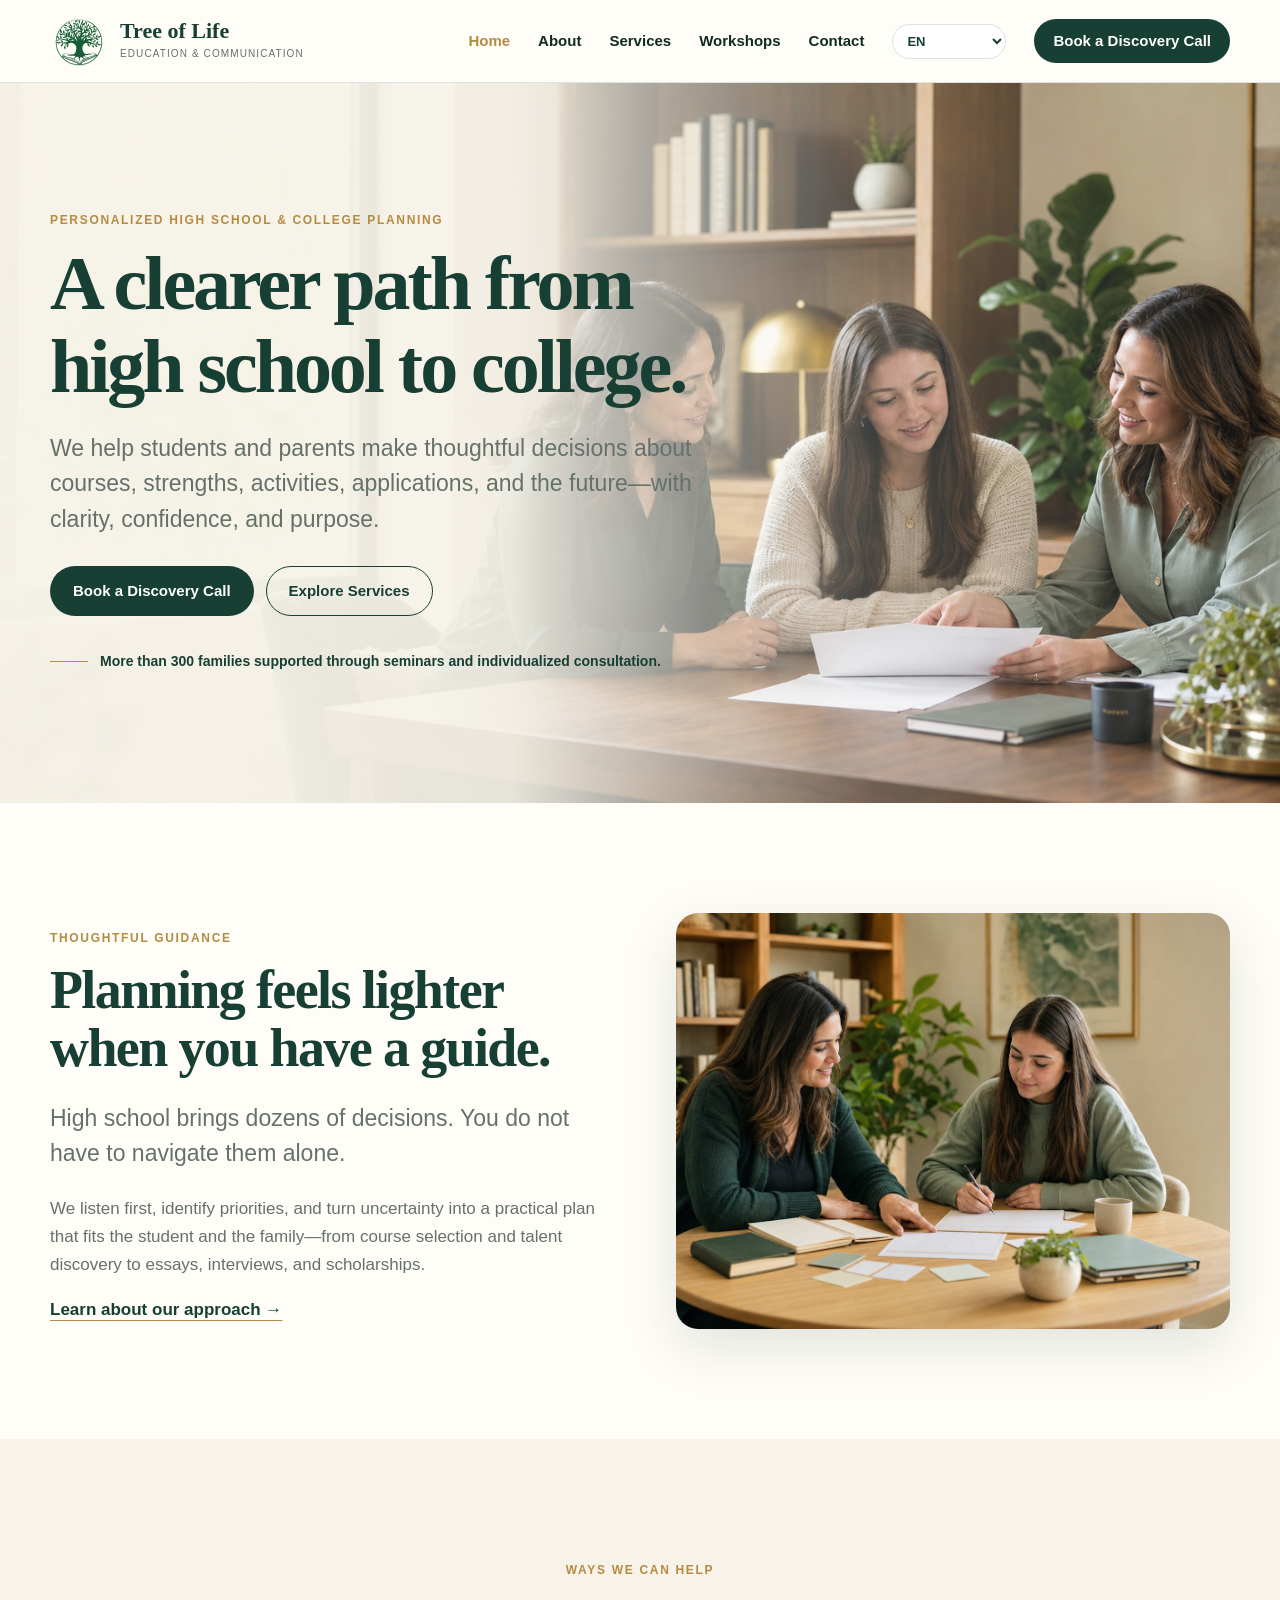
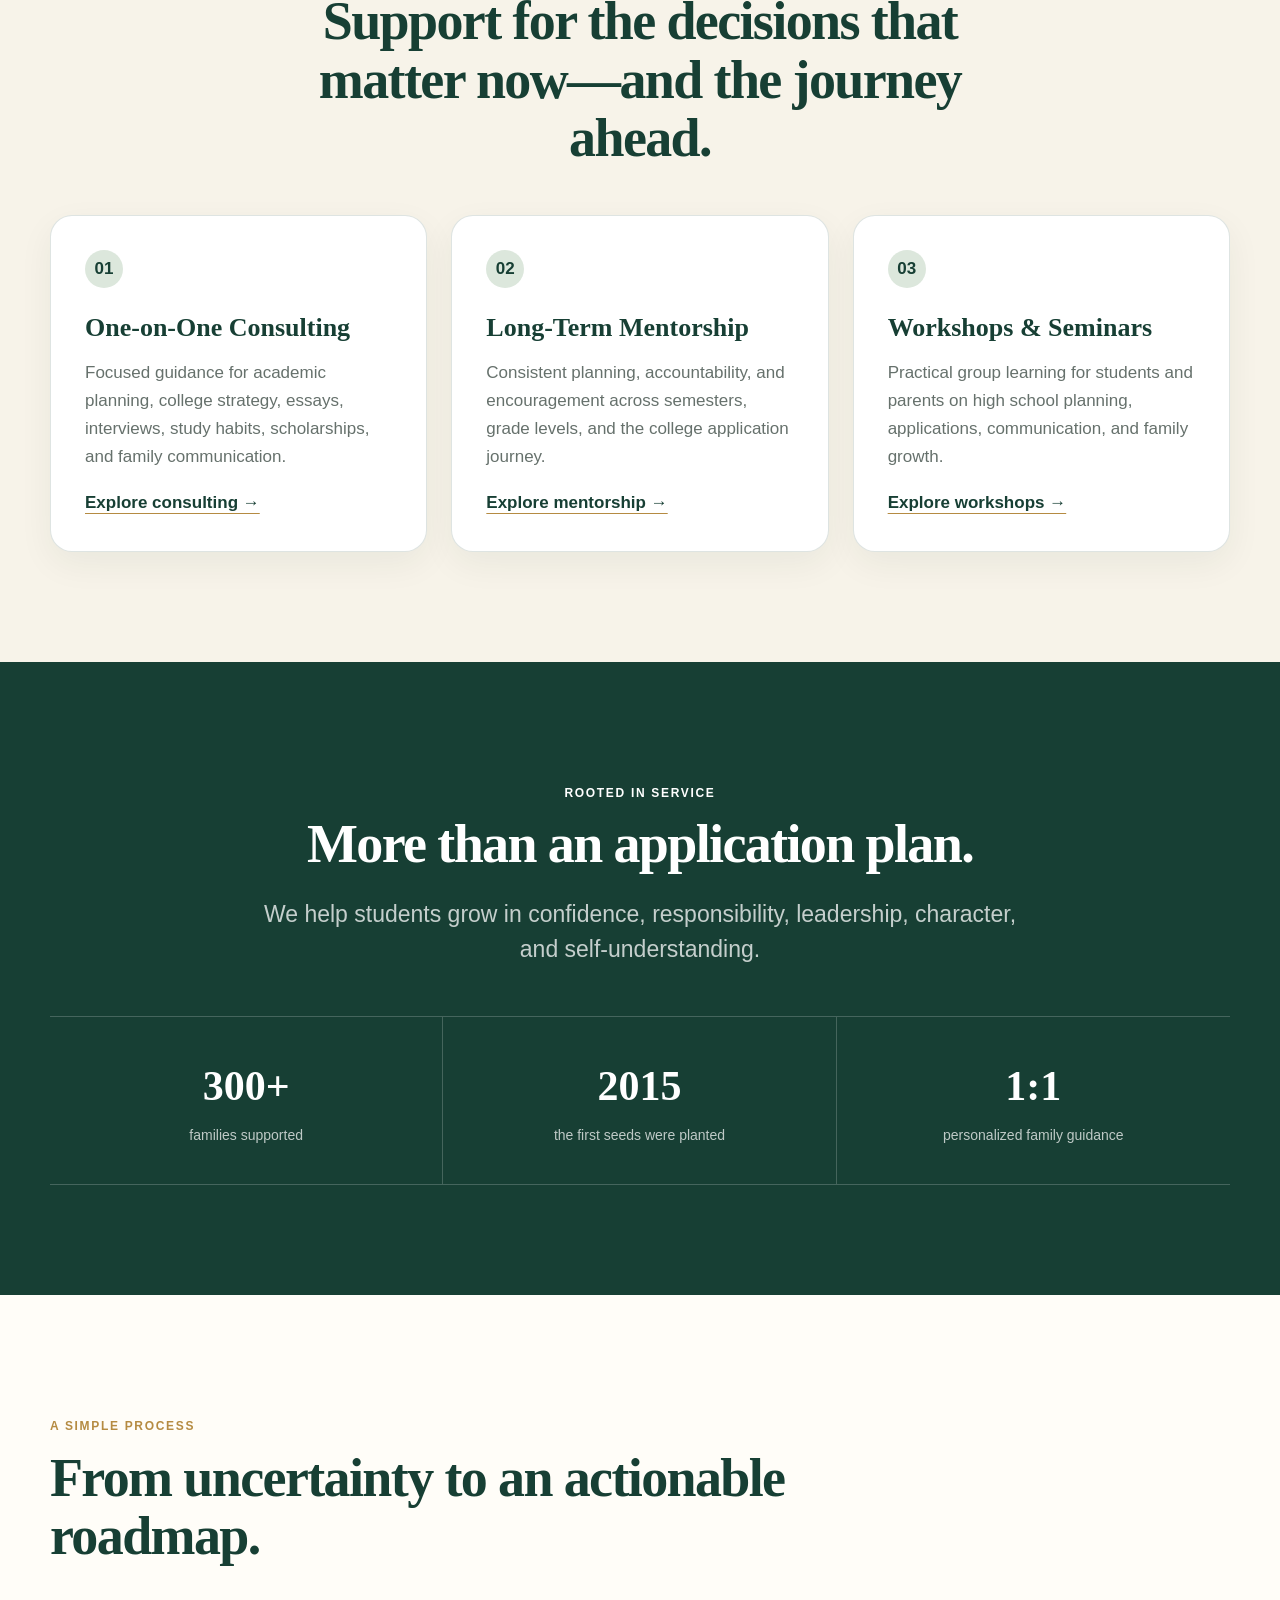
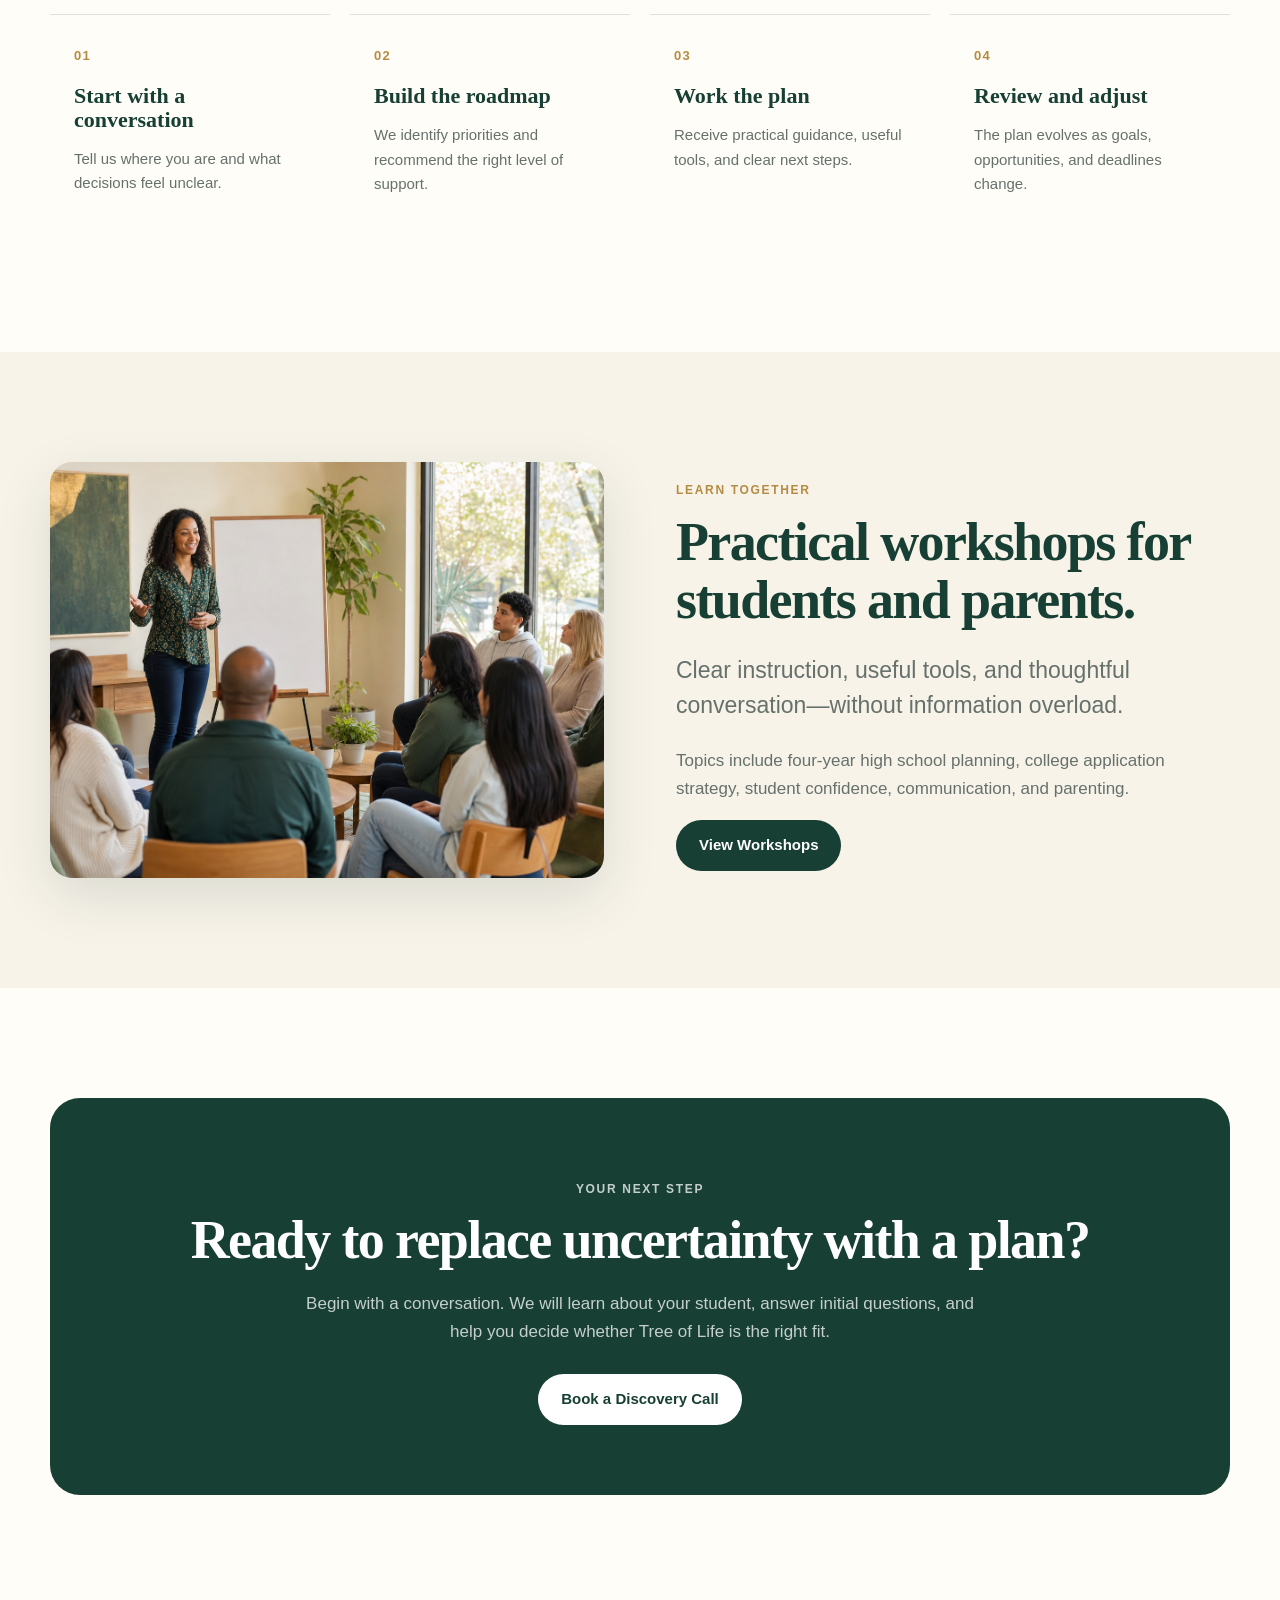
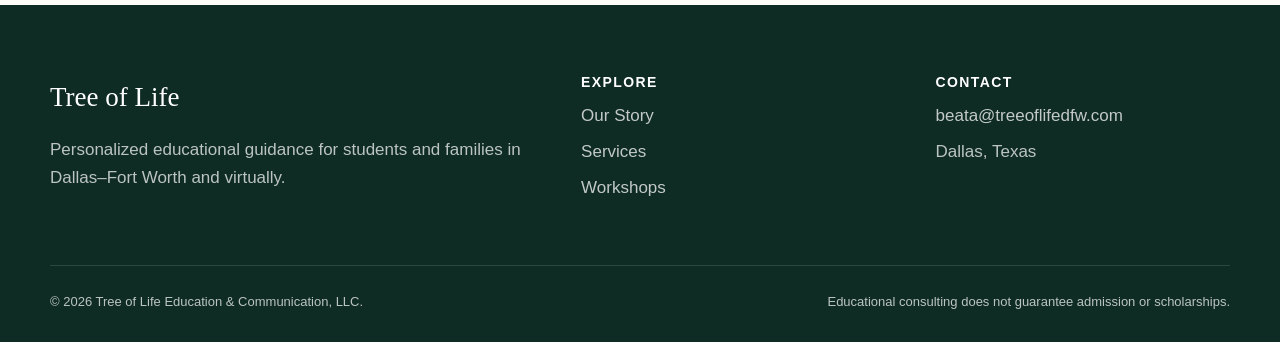
<file: index.html>
<!doctype html>
<html lang="en-US">
<head>
  <meta charset="utf-8">
  <meta name="viewport" content="width=device-width, initial-scale=1">
  <title>College Planning Consultant in Dallas, TX | Tree of Life</title>
  <meta name="description" content="Personalized high school planning, college application guidance, mentorship, and parent support in Dallas–Fort Worth and online.">
  <link rel="stylesheet" href="styles.css">
  <script src="script.js" defer></script>
</head>
<body>
  <a class="skip-link" href="#main">Skip to content</a>
  <header class="site-header">
    <div class="container nav-wrap">
      <a class="brand" href="index.html"><img class="brand-logo" src="assets/tree-of-life-logo.svg" alt="Tree of Life logo"><span class="brand-text"><strong>Tree of Life</strong><span>Education & Communication</span></span></a>
      <button class="menu-button" aria-expanded="false" aria-controls="primary-nav" aria-label="Open navigation"><svg viewBox="0 0 24 24" fill="none" stroke="currentColor" stroke-width="1.8"><path d="M4 7h16M4 12h16M4 17h16"/></svg></button>
      <nav class="nav-links" id="primary-nav" aria-label="Primary navigation">
        <a href="index.html" aria-current="page">Home</a><a href="about.html">About</a><a href="services.html">Services</a><a href="workshops.html">Workshops</a><a href="contact.html">Contact</a><div class="language-picker" data-no-i18n><label for="language-home">Language</label><select id="language-home" data-language-select aria-label="Language"><option value="en">EN</option><option value="zh-CN">简体中文</option><option value="zh-TW">繁體中文</option></select></div><a class="button small" href="contact.html">Book a Discovery Call</a>
      </nav>
    </div>
  </header>

  <main id="main">
    <section class="hero">
      <img class="hero-image" src="assets/tree-of-life-homepage-hero.png" alt="Student and parent reviewing an academic plan with an educational consultant">
      <div class="hero-overlay"></div>
      <div class="container"><div class="hero-content">
        <p class="eyebrow">Personalized high school & college planning</p>
        <h1>A clearer path from high school to college.</h1>
        <p class="lead">We help students and parents make thoughtful decisions about courses, strengths, activities, applications, and the future—with clarity, confidence, and purpose.</p>
        <div class="button-row"><a class="button" href="contact.html">Book a Discovery Call</a><a class="button secondary" href="services.html">Explore Services</a></div>
        <p class="trust-line">More than 300 families supported through seminars and individualized consultation.</p>
      </div></div>
    </section>

    <section class="section">
      <div class="container grid-2">
        <div><p class="eyebrow">Thoughtful guidance</p><h2>Planning feels lighter when you have a guide.</h2><p class="lead">High school brings dozens of decisions. You do not have to navigate them alone.</p><p class="muted">We listen first, identify priorities, and turn uncertainty into a practical plan that fits the student and the family—from course selection and talent discovery to essays, interviews, and scholarships.</p><a class="text-link" href="about.html">Learn about our approach →</a></div>
        <div class="image-card"><img src="assets/tree-of-life-one-on-one-consulting.png" alt="Educational consultant helping a student organize a personalized planning calendar"></div>
      </div>
    </section>

    <section class="section soft">
      <div class="container">
        <div class="section-intro center"><p class="eyebrow">Ways we can help</p><h2>Support for the decisions that matter now—and the journey ahead.</h2></div>
        <div class="grid-3">
          <article class="service-card"><span class="number">01</span><h3>One-on-One Consulting</h3><p>Focused guidance for academic planning, college strategy, essays, interviews, study habits, scholarships, and family communication.</p><a class="text-link" href="services.html#consulting">Explore consulting →</a></article>
          <article class="service-card"><span class="number">02</span><h3>Long-Term Mentorship</h3><p>Consistent planning, accountability, and encouragement across semesters, grade levels, and the college application journey.</p><a class="text-link" href="services.html#mentorship">Explore mentorship →</a></article>
          <article class="service-card"><span class="number">03</span><h3>Workshops & Seminars</h3><p>Practical group learning for students and parents on high school planning, applications, communication, and family growth.</p><a class="text-link" href="workshops.html">Explore workshops →</a></article>
        </div>
      </div>
    </section>

    <section class="section green">
      <div class="container">
        <div class="section-intro center"><p class="eyebrow">Rooted in service</p><h2>More than an application plan.</h2><p class="lead">We help students grow in confidence, responsibility, leadership, character, and self-understanding.</p></div>
        <div class="stats"><div class="stat"><strong>300+</strong><span>families supported</span></div><div class="stat"><strong>2015</strong><span>the first seeds were planted</span></div><div class="stat"><strong>1:1</strong><span>personalized family guidance</span></div></div>
      </div>
    </section>

    <section class="section">
      <div class="container"><div class="section-intro"><p class="eyebrow">A simple process</p><h2>From uncertainty to an actionable roadmap.</h2></div>
        <div class="steps"><article class="step"><h3>Start with a conversation</h3><p>Tell us where you are and what decisions feel unclear.</p></article><article class="step"><h3>Build the roadmap</h3><p>We identify priorities and recommend the right level of support.</p></article><article class="step"><h3>Work the plan</h3><p>Receive practical guidance, useful tools, and clear next steps.</p></article><article class="step"><h3>Review and adjust</h3><p>The plan evolves as goals, opportunities, and deadlines change.</p></article></div>
      </div>
    </section>

    <section class="section soft"><div class="container grid-2"><div class="image-card"><img src="assets/tree-of-life-parent-student-seminar.png" alt="Presenter leading a small educational workshop for parents and students"></div><div><p class="eyebrow">Learn together</p><h2>Practical workshops for students and parents.</h2><p class="lead">Clear instruction, useful tools, and thoughtful conversation—without information overload.</p><p class="muted">Topics include four-year high school planning, college application strategy, student confidence, communication, and parenting.</p><a class="button" href="workshops.html">View Workshops</a></div></div></section>

    <section class="section"><div class="container"><div class="cta"><p class="eyebrow">Your next step</p><h2>Ready to replace uncertainty with a plan?</h2><p>Begin with a conversation. We will learn about your student, answer initial questions, and help you decide whether Tree of Life is the right fit.</p><div class="button-row"><a class="button light" href="contact.html">Book a Discovery Call</a></div></div></div></section>
  </main>

  <footer class="site-footer"><div class="container"><div class="footer-grid"><div><div class="footer-brand">Tree of Life</div><p>Personalized educational guidance for students and families in Dallas–Fort Worth and virtually.</p></div><div><h3>Explore</h3><a href="about.html">Our Story</a><a href="services.html">Services</a><a href="workshops.html">Workshops</a></div><div><h3>Contact</h3><a href="mailto:beata@treeoflifedfw.com">beata@treeoflifedfw.com</a><span>Dallas, Texas</span></div></div><div class="footer-bottom"><span>© <span data-year></span> Tree of Life Education & Communication, LLC.</span><span>Educational consulting does not guarantee admission or scholarships.</span></div></div></footer>
</body>
</html>
</file>
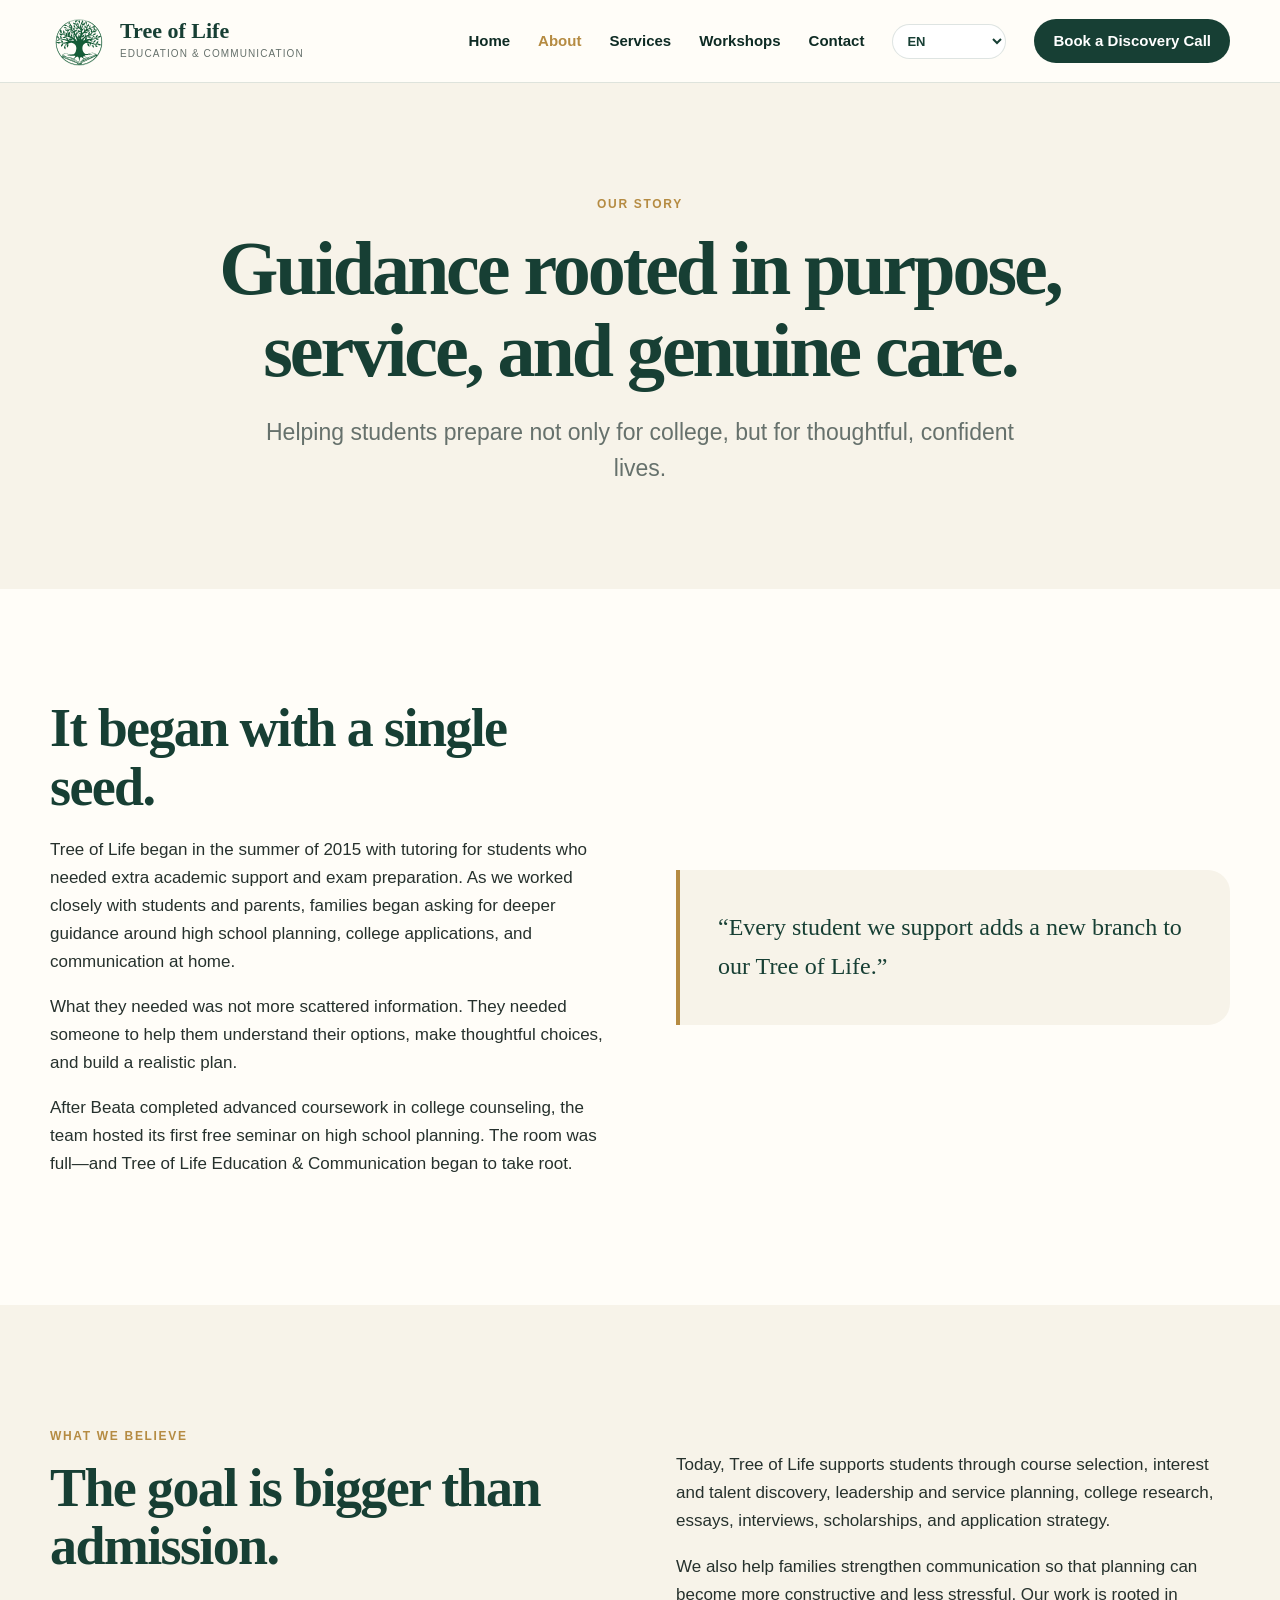
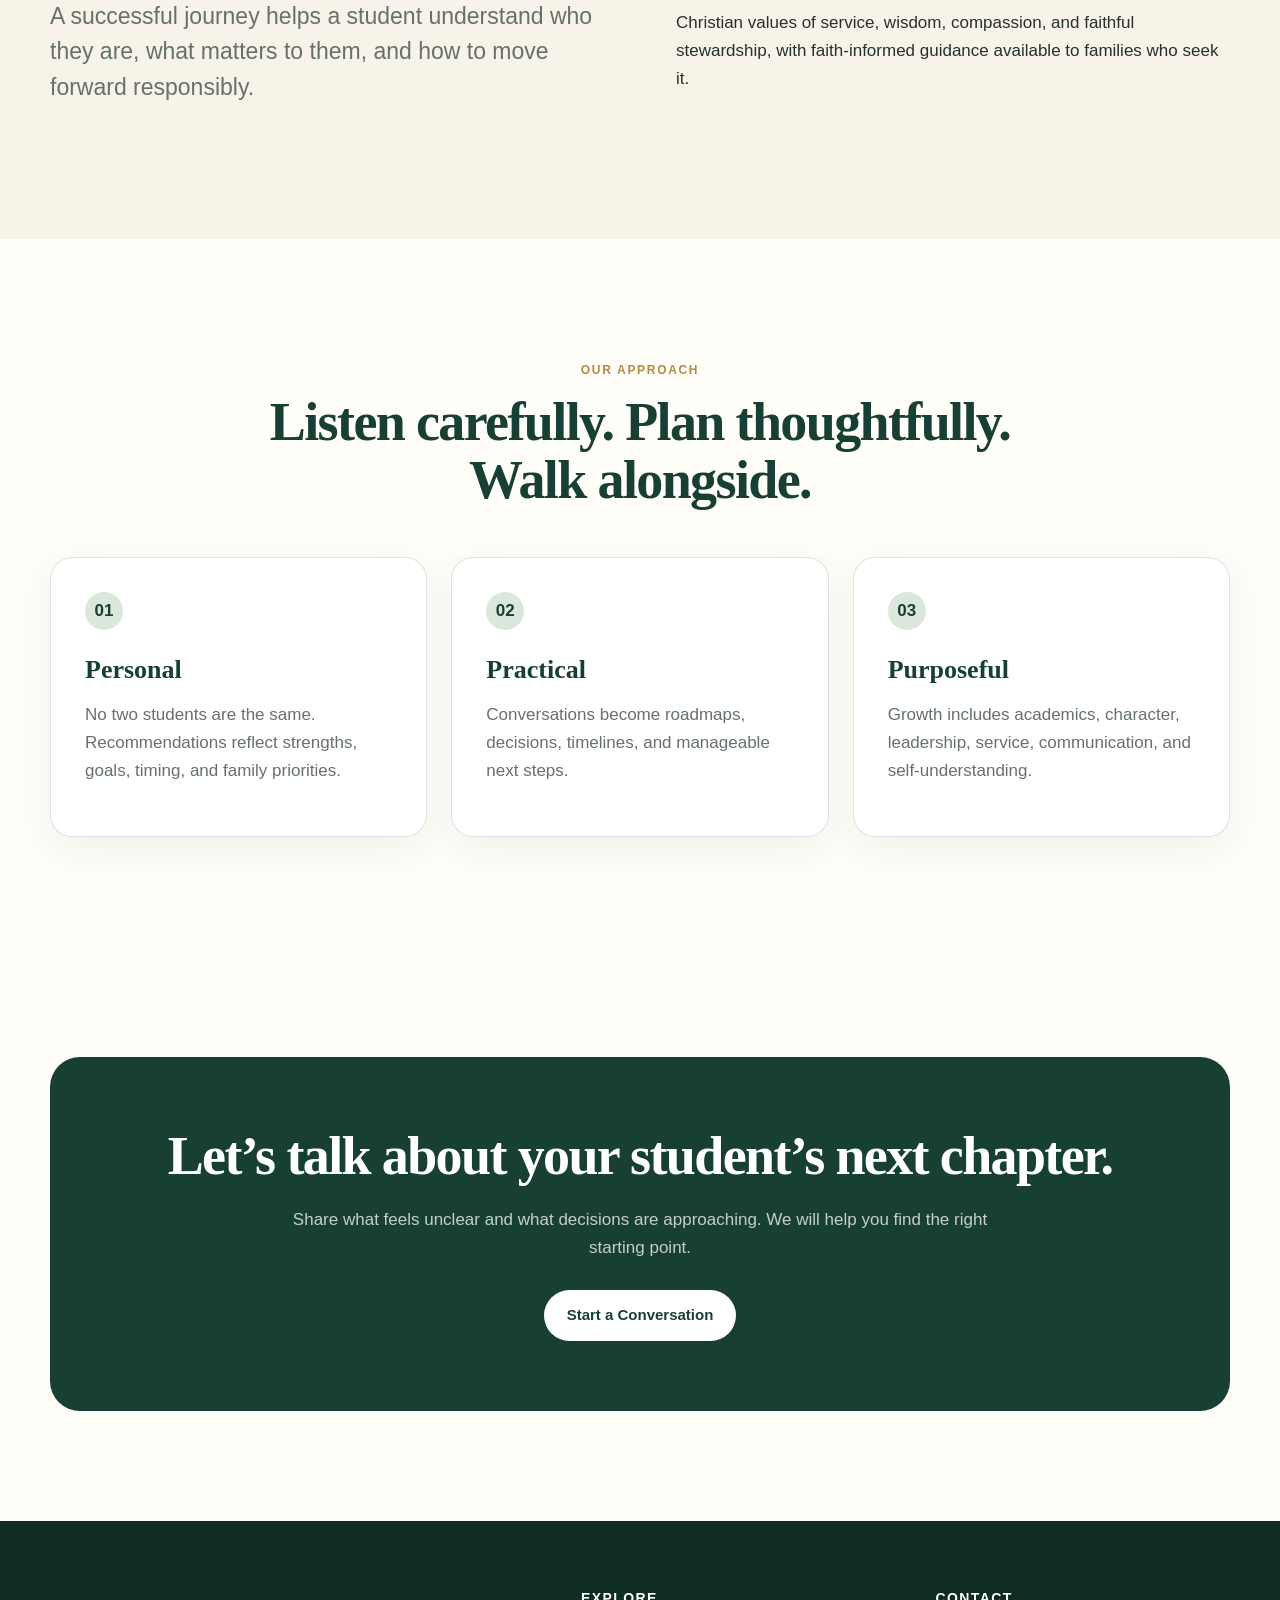
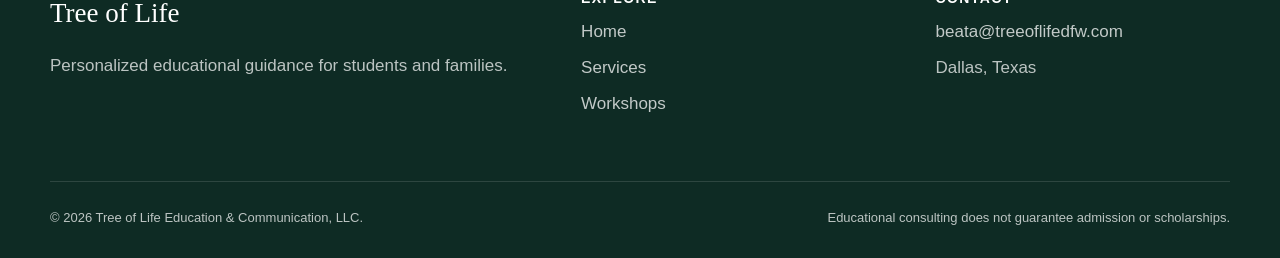
<file: about.html>
<!doctype html><html lang="en-US"><head><meta charset="utf-8"><meta name="viewport" content="width=device-width, initial-scale=1"><title>About Tree of Life Education & Communication</title><meta name="description" content="Learn how purpose-driven educational consulting helps students and families plan with confidence."><link rel="stylesheet" href="styles.css"><script src="script.js" defer></script></head><body>
<a class="skip-link" href="#main">Skip to content</a><header class="site-header"><div class="container nav-wrap"><a class="brand" href="index.html"><img class="brand-logo" src="assets/tree-of-life-logo.svg" alt="Tree of Life logo"><span class="brand-text"><strong>Tree of Life</strong><span>Education & Communication</span></span></a><button class="menu-button" aria-expanded="false" aria-controls="primary-nav" aria-label="Open navigation"><svg viewBox="0 0 24 24" fill="none" stroke="currentColor" stroke-width="1.8"><path d="M4 7h16M4 12h16M4 17h16"/></svg></button><nav class="nav-links" id="primary-nav"><a href="index.html">Home</a><a href="about.html" aria-current="page">About</a><a href="services.html">Services</a><a href="workshops.html">Workshops</a><a href="contact.html">Contact</a><div class="language-picker" data-no-i18n><label for="language-about">Language</label><select id="language-about" data-language-select aria-label="Language"><option value="en">EN</option><option value="zh-CN">简体中文</option><option value="zh-TW">繁體中文</option></select></div><a class="button small" href="contact.html">Book a Discovery Call</a></nav></div></header>
<main id="main"><section class="page-hero"><div class="container"><p class="eyebrow">Our story</p><h1>Guidance rooted in purpose, service, and genuine care.</h1><p class="lead">Helping students prepare not only for college, but for thoughtful, confident lives.</p></div></section>
<section class="section"><div class="container grid-2"><div><h2>It began with a single seed.</h2><p>Tree of Life began in the summer of 2015 with tutoring for students who needed extra academic support and exam preparation. As we worked closely with students and parents, families began asking for deeper guidance around high school planning, college applications, and communication at home.</p><p>What they needed was not more scattered information. They needed someone to help them understand their options, make thoughtful choices, and build a realistic plan.</p><p>After Beata completed advanced coursework in college counseling, the team hosted its first free seminar on high school planning. The room was full—and Tree of Life Education & Communication began to take root.</p></div><div class="quote"><p>“Every student we support adds a new branch to our Tree of Life.”</p></div></div></section>
<section class="section soft"><div class="container grid-2"><div><p class="eyebrow">What we believe</p><h2>The goal is bigger than admission.</h2><p class="lead">A successful journey helps a student understand who they are, what matters to them, and how to move forward responsibly.</p></div><div><p>Today, Tree of Life supports students through course selection, interest and talent discovery, leadership and service planning, college research, essays, interviews, scholarships, and application strategy.</p><p>We also help families strengthen communication so that planning can become more constructive and less stressful. Our work is rooted in Christian values of service, wisdom, compassion, and faithful stewardship, with faith-informed guidance available to families who seek it.</p></div></div></section>
<section class="section"><div class="container"><div class="section-intro center"><p class="eyebrow">Our approach</p><h2>Listen carefully. Plan thoughtfully. Walk alongside.</h2></div><div class="grid-3"><article class="service-card"><span class="number">01</span><h3>Personal</h3><p>No two students are the same. Recommendations reflect strengths, goals, timing, and family priorities.</p></article><article class="service-card"><span class="number">02</span><h3>Practical</h3><p>Conversations become roadmaps, decisions, timelines, and manageable next steps.</p></article><article class="service-card"><span class="number">03</span><h3>Purposeful</h3><p>Growth includes academics, character, leadership, service, communication, and self-understanding.</p></article></div></div></section>
<section class="section"><div class="container"><div class="cta"><h2>Let’s talk about your student’s next chapter.</h2><p>Share what feels unclear and what decisions are approaching. We will help you find the right starting point.</p><div class="button-row"><a class="button light" href="contact.html">Start a Conversation</a></div></div></div></section></main>
<footer class="site-footer"><div class="container"><div class="footer-grid"><div><div class="footer-brand">Tree of Life</div><p>Personalized educational guidance for students and families.</p></div><div><h3>Explore</h3><a href="index.html">Home</a><a href="services.html">Services</a><a href="workshops.html">Workshops</a></div><div><h3>Contact</h3><a href="mailto:beata@treeoflifedfw.com">beata@treeoflifedfw.com</a><span>Dallas, Texas</span></div></div><div class="footer-bottom"><span>© <span data-year></span> Tree of Life Education & Communication, LLC.</span><span>Educational consulting does not guarantee admission or scholarships.</span></div></div></footer></body></html>
</file>
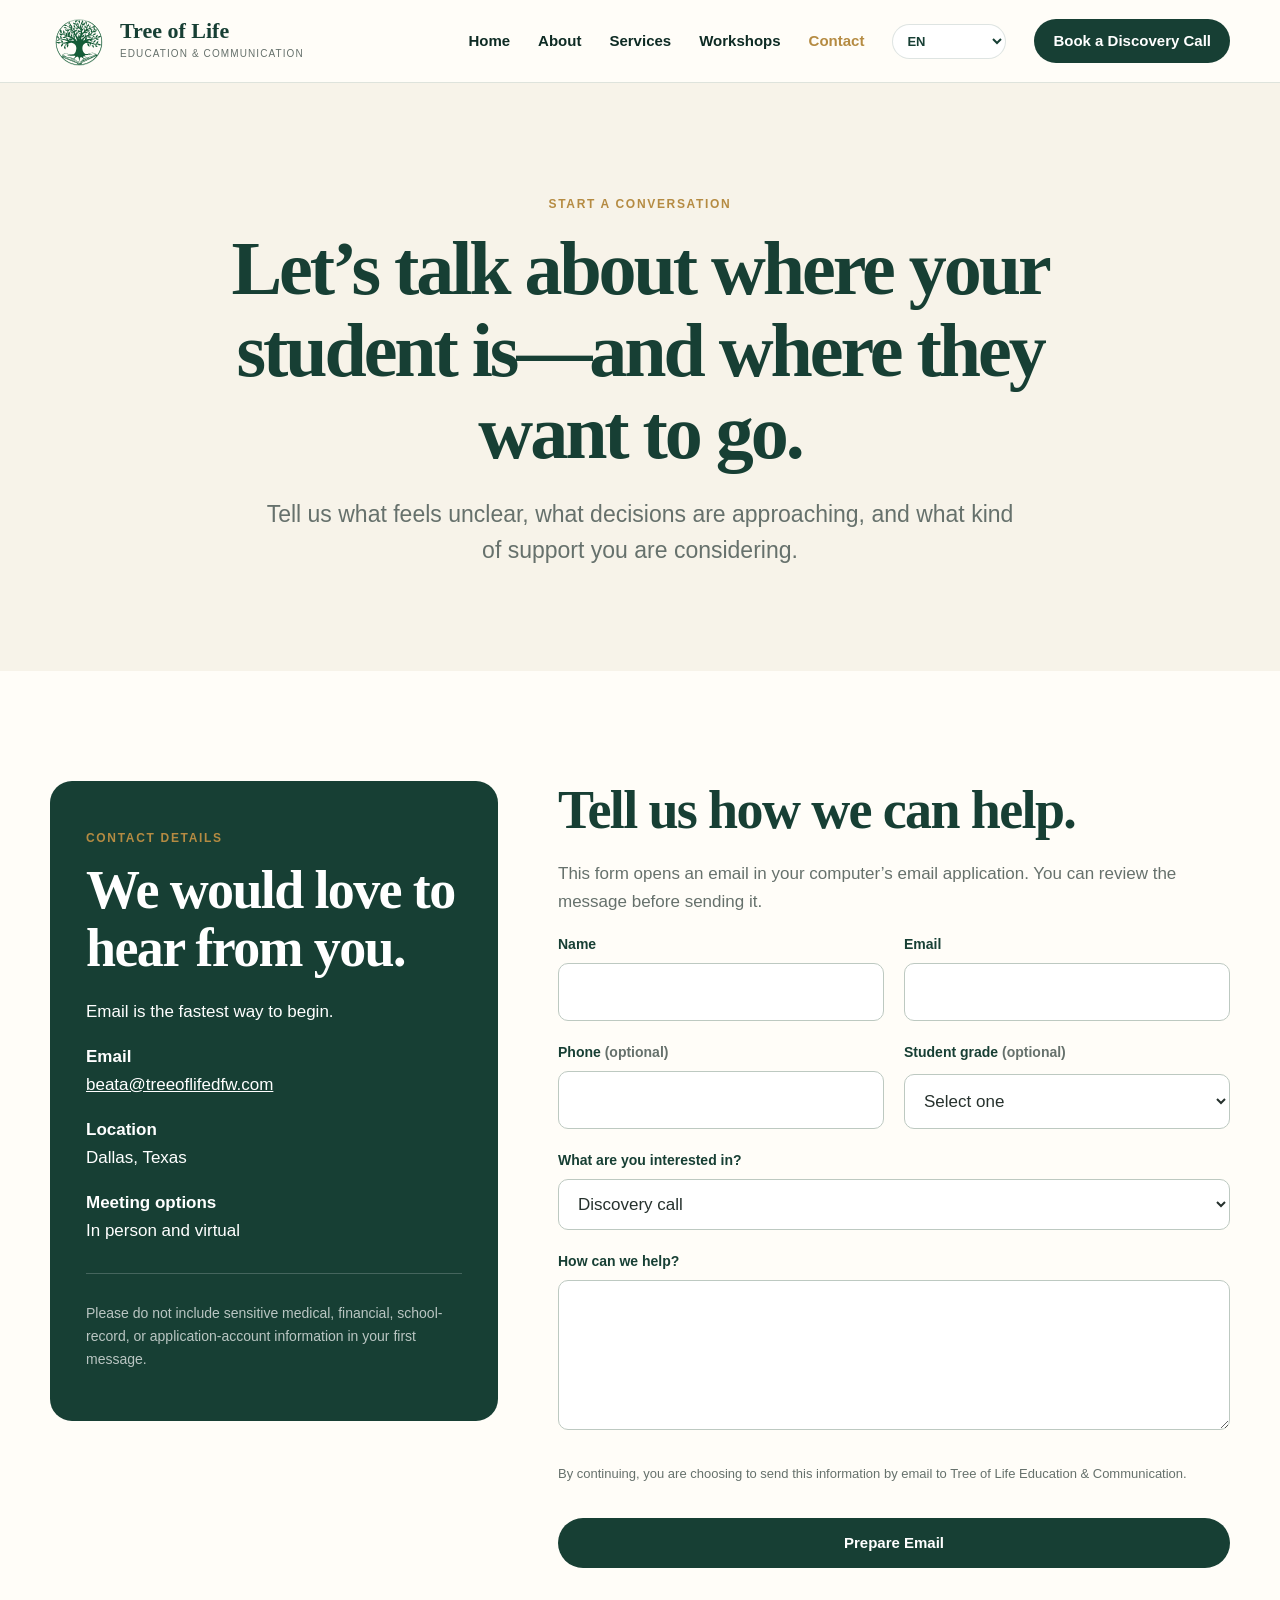
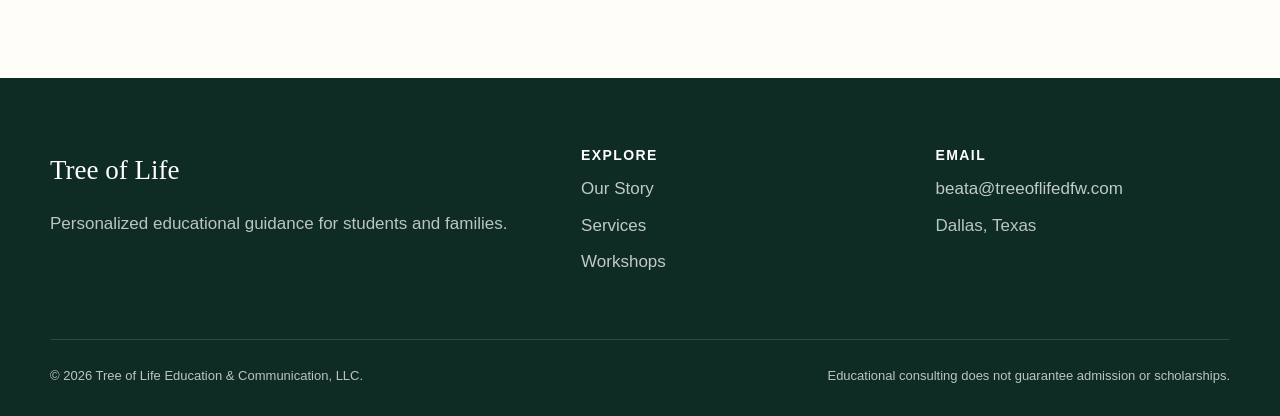
<file: contact.html>
<!doctype html><html lang="en-US"><head><meta charset="utf-8"><meta name="viewport" content="width=device-width, initial-scale=1"><title>Book a College Planning Consultation | Tree of Life</title><meta name="description" content="Contact Tree of Life to discuss high school planning, college applications, mentorship, or parent guidance."><link rel="stylesheet" href="styles.css"><script src="script.js" defer></script></head><body>
<a class="skip-link" href="#main">Skip to content</a><header class="site-header"><div class="container nav-wrap"><a class="brand" href="index.html"><img class="brand-logo" src="assets/tree-of-life-logo.svg" alt="Tree of Life logo"><span class="brand-text"><strong>Tree of Life</strong><span>Education & Communication</span></span></a><button class="menu-button" aria-expanded="false" aria-controls="primary-nav" aria-label="Open navigation"><svg viewBox="0 0 24 24" fill="none" stroke="currentColor" stroke-width="1.8"><path d="M4 7h16M4 12h16M4 17h16"/></svg></button><nav class="nav-links" id="primary-nav"><a href="index.html">Home</a><a href="about.html">About</a><a href="services.html">Services</a><a href="workshops.html">Workshops</a><a href="contact.html" aria-current="page">Contact</a><div class="language-picker" data-no-i18n><label for="language-contact">Language</label><select id="language-contact" data-language-select aria-label="Language"><option value="en">EN</option><option value="zh-CN">简体中文</option><option value="zh-TW">繁體中文</option></select></div><a class="button small" href="contact.html">Book a Discovery Call</a></nav></div></header>
<main id="main"><section class="page-hero"><div class="container"><p class="eyebrow">Start a conversation</p><h1>Let’s talk about where your student is—and where they want to go.</h1><p class="lead">Tell us what feels unclear, what decisions are approaching, and what kind of support you are considering.</p></div></section>
<section class="section"><div class="container contact-grid"><aside class="contact-card"><p class="eyebrow">Contact details</p><h2>We would love to hear from you.</h2><p>Email is the fastest way to begin.</p><p><strong>Email</strong><br><a href="mailto:beata@treeoflifedfw.com">beata@treeoflifedfw.com</a></p><p><strong>Location</strong><br>Dallas, Texas</p><p><strong>Meeting options</strong><br>In person and virtual</p><hr style="border:0;border-top:1px solid rgba(255,255,255,.2);margin:28px 0"><p style="font-size:14px;color:rgba(255,255,255,.7)">Please do not include sensitive medical, financial, school-record, or application-account information in your first message.</p></aside>
<div><h2>Tell us how we can help.</h2><p class="muted">This form opens an email in your computer’s email application. You can review the message before sending it.</p><form class="form" data-contact-form><div class="field"><label for="name">Name</label><input id="name" name="name" autocomplete="name" required></div><div class="field"><label for="email">Email</label><input id="email" name="email" type="email" autocomplete="email" required></div><div class="field"><label for="phone">Phone <span class="muted">(optional)</span></label><input id="phone" name="phone" type="tel" autocomplete="tel"></div><div class="field"><label for="grade">Student grade <span class="muted">(optional)</span></label><select id="grade" name="grade"><option value="">Select one</option><option>Middle school</option><option>9th grade</option><option>10th grade</option><option>11th grade</option><option>12th grade</option><option>College student</option><option>Parent-only consultation</option></select></div><div class="field full"><label for="service">What are you interested in?</label><select id="service" name="service"><option>Discovery call</option><option>One-on-one consulting</option><option>Long-term mentorship</option><option>Workshop or seminar</option><option>General question</option></select></div><div class="field full"><label for="message">How can we help?</label><textarea id="message" name="message" required></textarea></div><p class="form-note">By continuing, you are choosing to send this information by email to Tree of Life Education & Communication.</p><div class="field full"><button class="button" type="submit">Prepare Email</button></div></form></div></div></section></main>
<footer class="site-footer"><div class="container"><div class="footer-grid"><div><div class="footer-brand">Tree of Life</div><p>Personalized educational guidance for students and families.</p></div><div><h3>Explore</h3><a href="about.html">Our Story</a><a href="services.html">Services</a><a href="workshops.html">Workshops</a></div><div><h3>Email</h3><a href="mailto:beata@treeoflifedfw.com">beata@treeoflifedfw.com</a><span>Dallas, Texas</span></div></div><div class="footer-bottom"><span>© <span data-year></span> Tree of Life Education & Communication, LLC.</span><span>Educational consulting does not guarantee admission or scholarships.</span></div></div></footer></body></html>
</file>
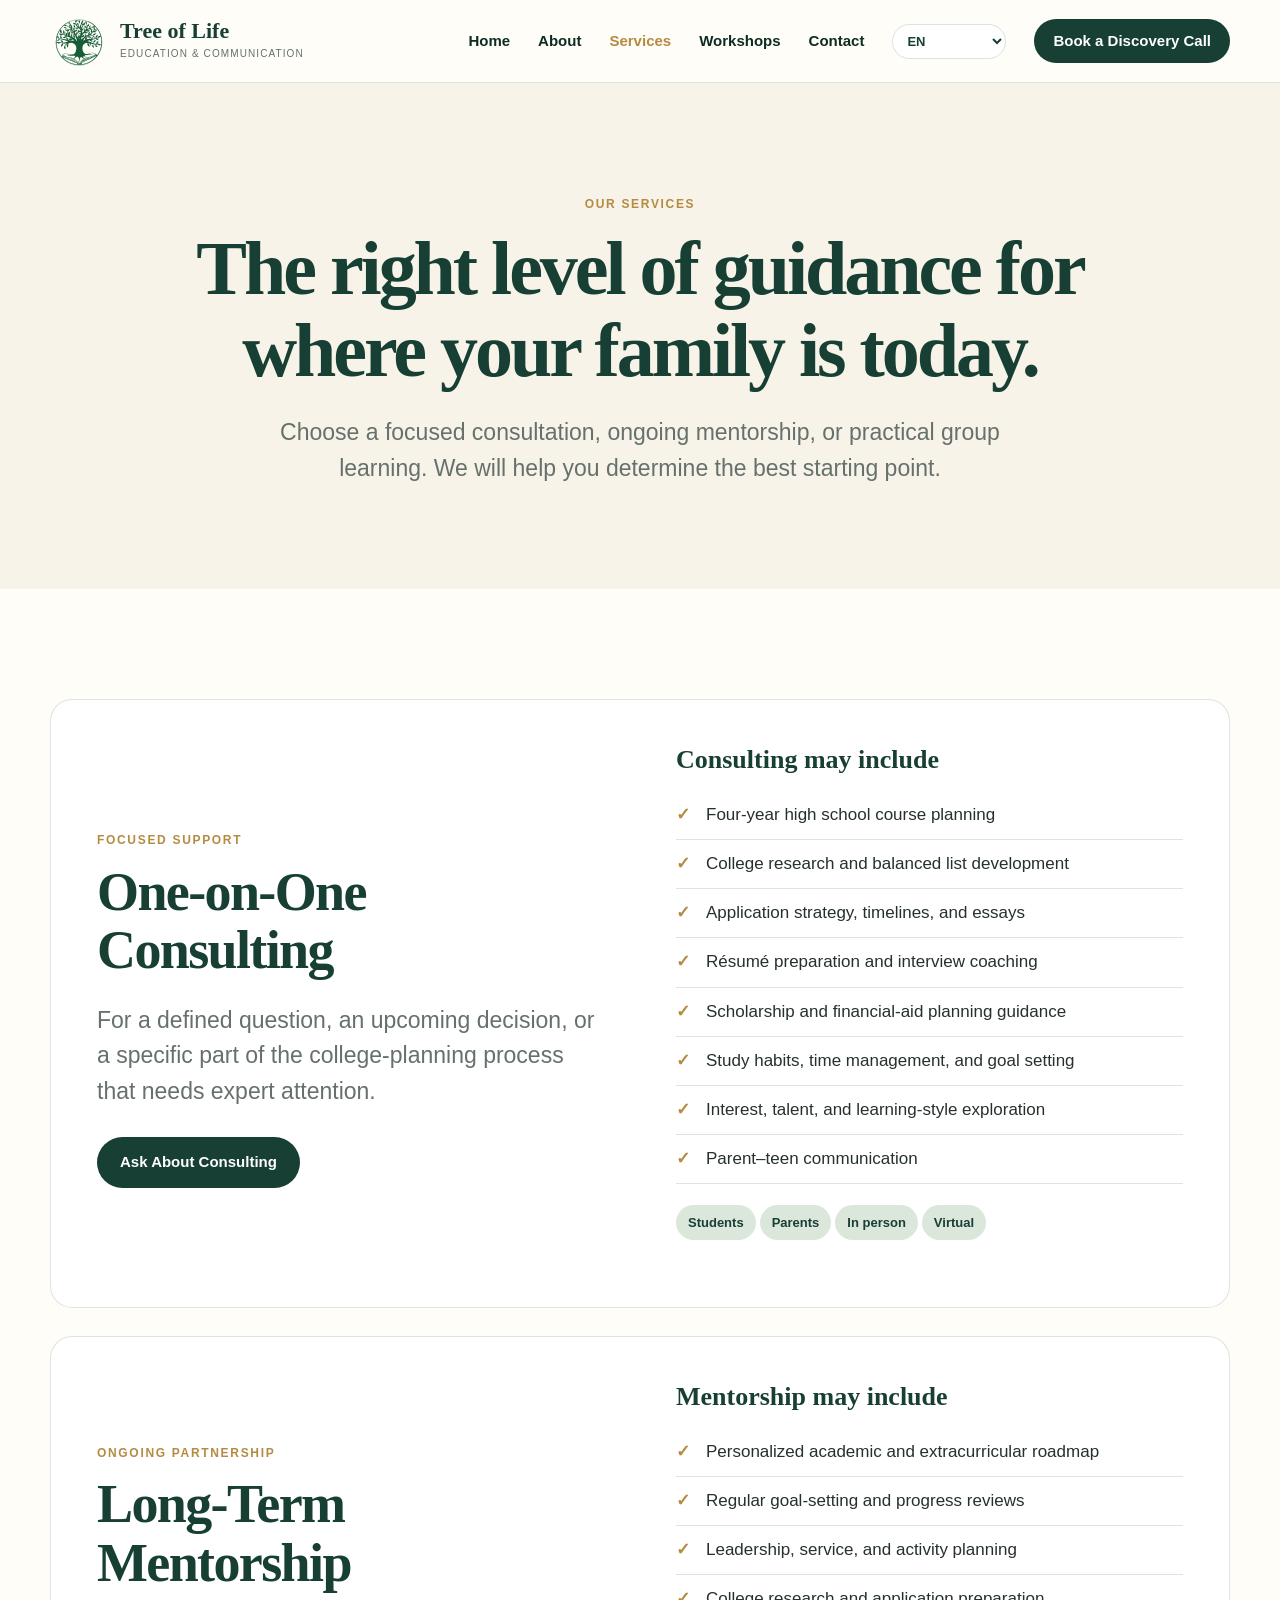
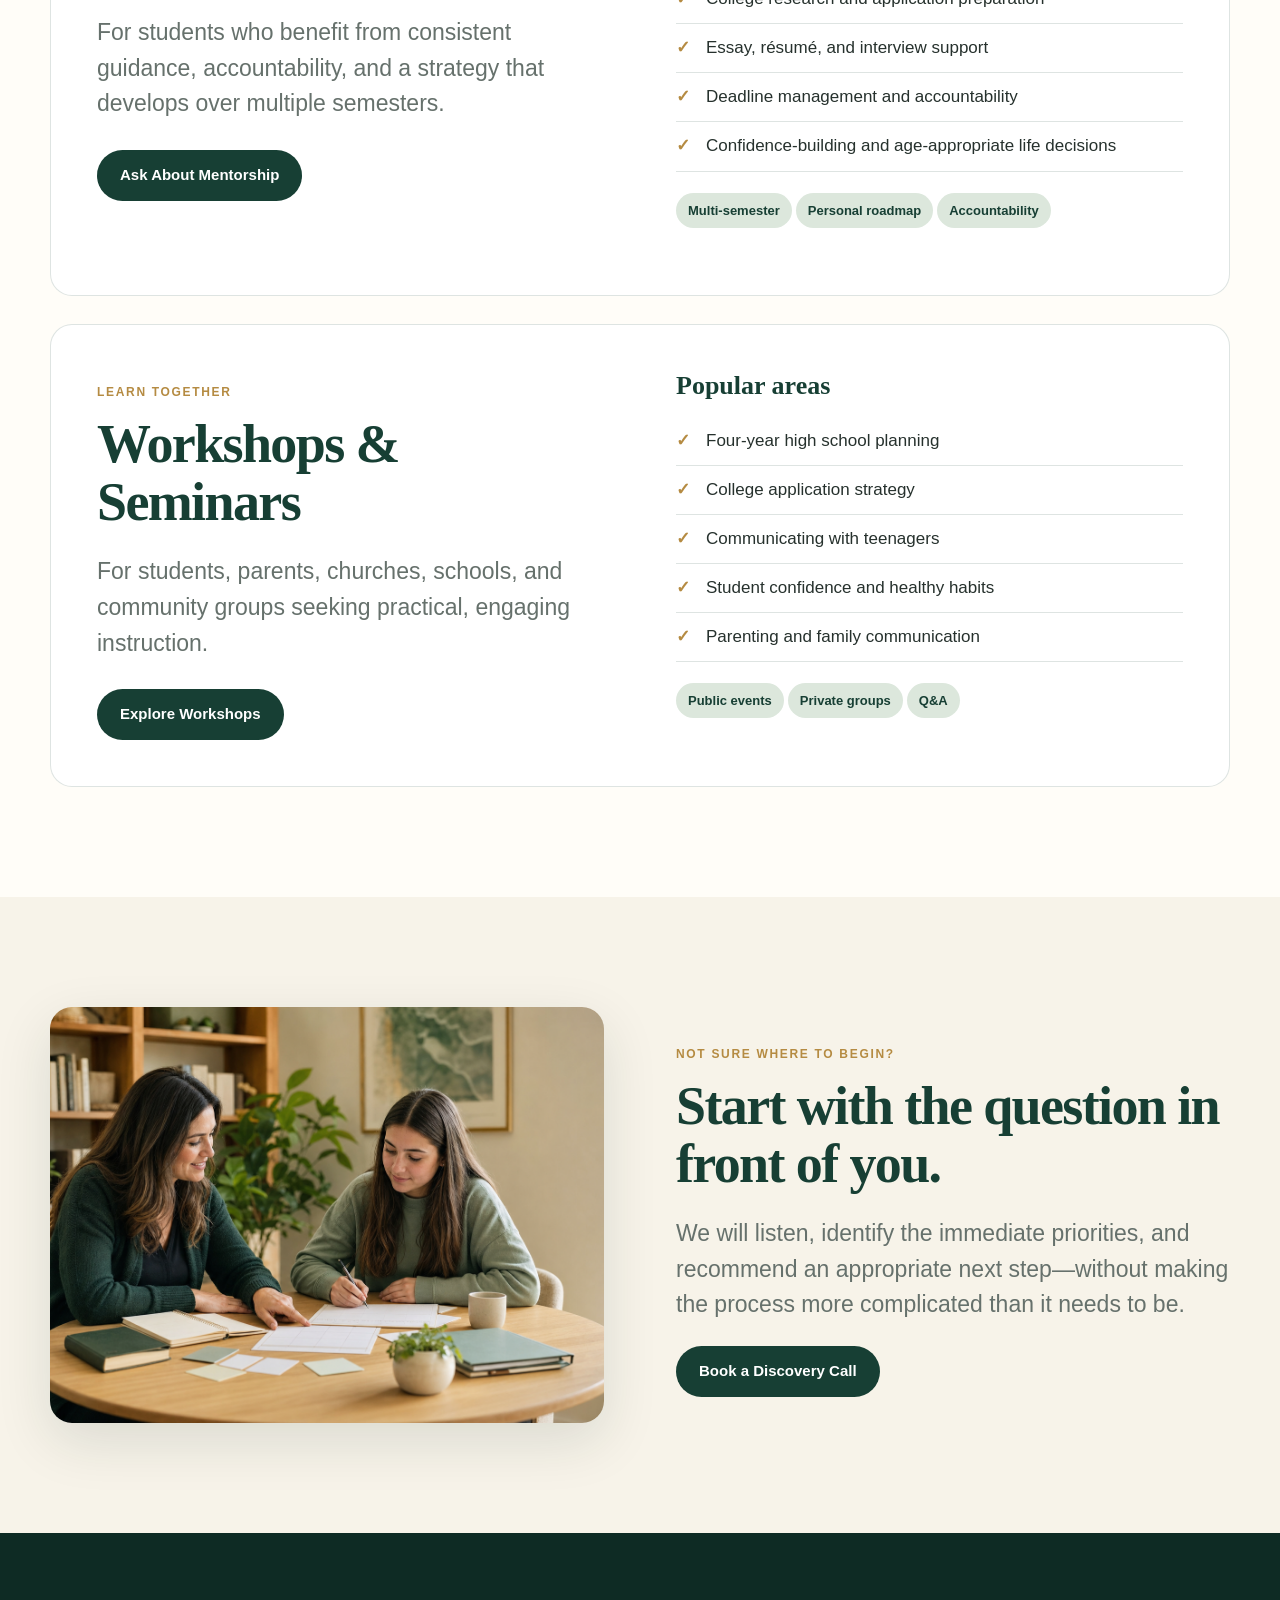
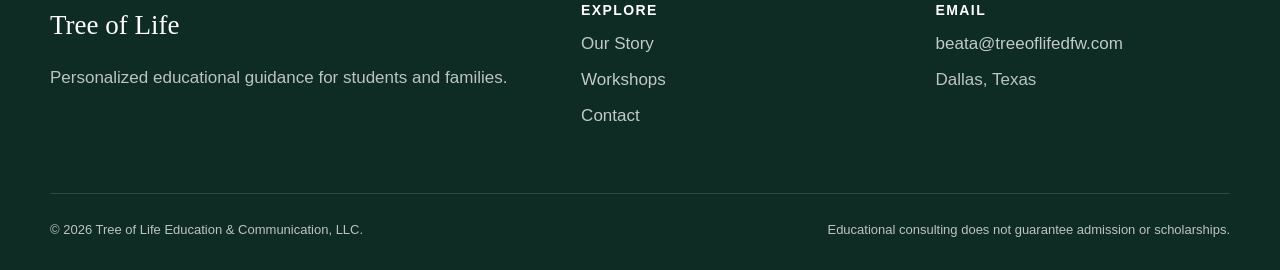
<file: services.html>
<!doctype html><html lang="en-US"><head><meta charset="utf-8"><meta name="viewport" content="width=device-width, initial-scale=1"><title>High School & College Consulting Services | Tree of Life</title><meta name="description" content="Explore one-on-one consulting, long-term student mentorship, college application support, and educational workshops."><link rel="stylesheet" href="styles.css"><script src="script.js" defer></script></head><body>
<a class="skip-link" href="#main">Skip to content</a><header class="site-header"><div class="container nav-wrap"><a class="brand" href="index.html"><img class="brand-logo" src="assets/tree-of-life-logo.svg" alt="Tree of Life logo"><span class="brand-text"><strong>Tree of Life</strong><span>Education & Communication</span></span></a><button class="menu-button" aria-expanded="false" aria-controls="primary-nav" aria-label="Open navigation"><svg viewBox="0 0 24 24" fill="none" stroke="currentColor" stroke-width="1.8"><path d="M4 7h16M4 12h16M4 17h16"/></svg></button><nav class="nav-links" id="primary-nav"><a href="index.html">Home</a><a href="about.html">About</a><a href="services.html" aria-current="page">Services</a><a href="workshops.html">Workshops</a><a href="contact.html">Contact</a><div class="language-picker" data-no-i18n><label for="language-services">Language</label><select id="language-services" data-language-select aria-label="Language"><option value="en">EN</option><option value="zh-CN">简体中文</option><option value="zh-TW">繁體中文</option></select></div><a class="button small" href="contact.html">Book a Discovery Call</a></nav></div></header>
<main id="main"><section class="page-hero"><div class="container"><p class="eyebrow">Our services</p><h1>The right level of guidance for where your family is today.</h1><p class="lead">Choose a focused consultation, ongoing mentorship, or practical group learning. We will help you determine the best starting point.</p></div></section>
<section class="section"><div class="container"><article class="detail-card grid-2" id="consulting"><div><p class="eyebrow">Focused support</p><h2>One-on-One Consulting</h2><p class="lead">For a defined question, an upcoming decision, or a specific part of the college-planning process that needs expert attention.</p><div class="button-row"><a class="button" href="contact.html">Ask About Consulting</a></div></div><div><h3>Consulting may include</h3><ul class="content-list"><li>Four-year high school course planning</li><li>College research and balanced list development</li><li>Application strategy, timelines, and essays</li><li>Résumé preparation and interview coaching</li><li>Scholarship and financial-aid planning guidance</li><li>Study habits, time management, and goal setting</li><li>Interest, talent, and learning-style exploration</li><li>Parent–teen communication</li></ul><p><span class="pill">Students</span><span class="pill">Parents</span><span class="pill">In person</span><span class="pill">Virtual</span></p></div></article>
<article class="detail-card grid-2" id="mentorship"><div><p class="eyebrow">Ongoing partnership</p><h2>Long-Term Mentorship</h2><p class="lead">For students who benefit from consistent guidance, accountability, and a strategy that develops over multiple semesters.</p><div class="button-row"><a class="button" href="contact.html">Ask About Mentorship</a></div></div><div><h3>Mentorship may include</h3><ul class="content-list"><li>Personalized academic and extracurricular roadmap</li><li>Regular goal-setting and progress reviews</li><li>Leadership, service, and activity planning</li><li>College research and application preparation</li><li>Essay, résumé, and interview support</li><li>Deadline management and accountability</li><li>Confidence-building and age-appropriate life decisions</li></ul><p><span class="pill">Multi-semester</span><span class="pill">Personal roadmap</span><span class="pill">Accountability</span></p></div></article>
<article class="detail-card grid-2"><div><p class="eyebrow">Learn together</p><h2>Workshops & Seminars</h2><p class="lead">For students, parents, churches, schools, and community groups seeking practical, engaging instruction.</p><div class="button-row"><a class="button" href="workshops.html">Explore Workshops</a></div></div><div><h3>Popular areas</h3><ul class="content-list"><li>Four-year high school planning</li><li>College application strategy</li><li>Communicating with teenagers</li><li>Student confidence and healthy habits</li><li>Parenting and family communication</li></ul><p><span class="pill">Public events</span><span class="pill">Private groups</span><span class="pill">Q&A</span></p></div></article></div></section>
<section class="section soft"><div class="container grid-2"><div class="image-card"><img src="assets/tree-of-life-one-on-one-consulting.png" alt="Educational consultant and student working on a planning calendar"></div><div><p class="eyebrow">Not sure where to begin?</p><h2>Start with the question in front of you.</h2><p class="lead">We will listen, identify the immediate priorities, and recommend an appropriate next step—without making the process more complicated than it needs to be.</p><a class="button" href="contact.html">Book a Discovery Call</a></div></div></section></main>
<footer class="site-footer"><div class="container"><div class="footer-grid"><div><div class="footer-brand">Tree of Life</div><p>Personalized educational guidance for students and families.</p></div><div><h3>Explore</h3><a href="about.html">Our Story</a><a href="workshops.html">Workshops</a><a href="contact.html">Contact</a></div><div><h3>Email</h3><a href="mailto:beata@treeoflifedfw.com">beata@treeoflifedfw.com</a><span>Dallas, Texas</span></div></div><div class="footer-bottom"><span>© <span data-year></span> Tree of Life Education & Communication, LLC.</span><span>Educational consulting does not guarantee admission or scholarships.</span></div></div></footer></body></html>
</file>
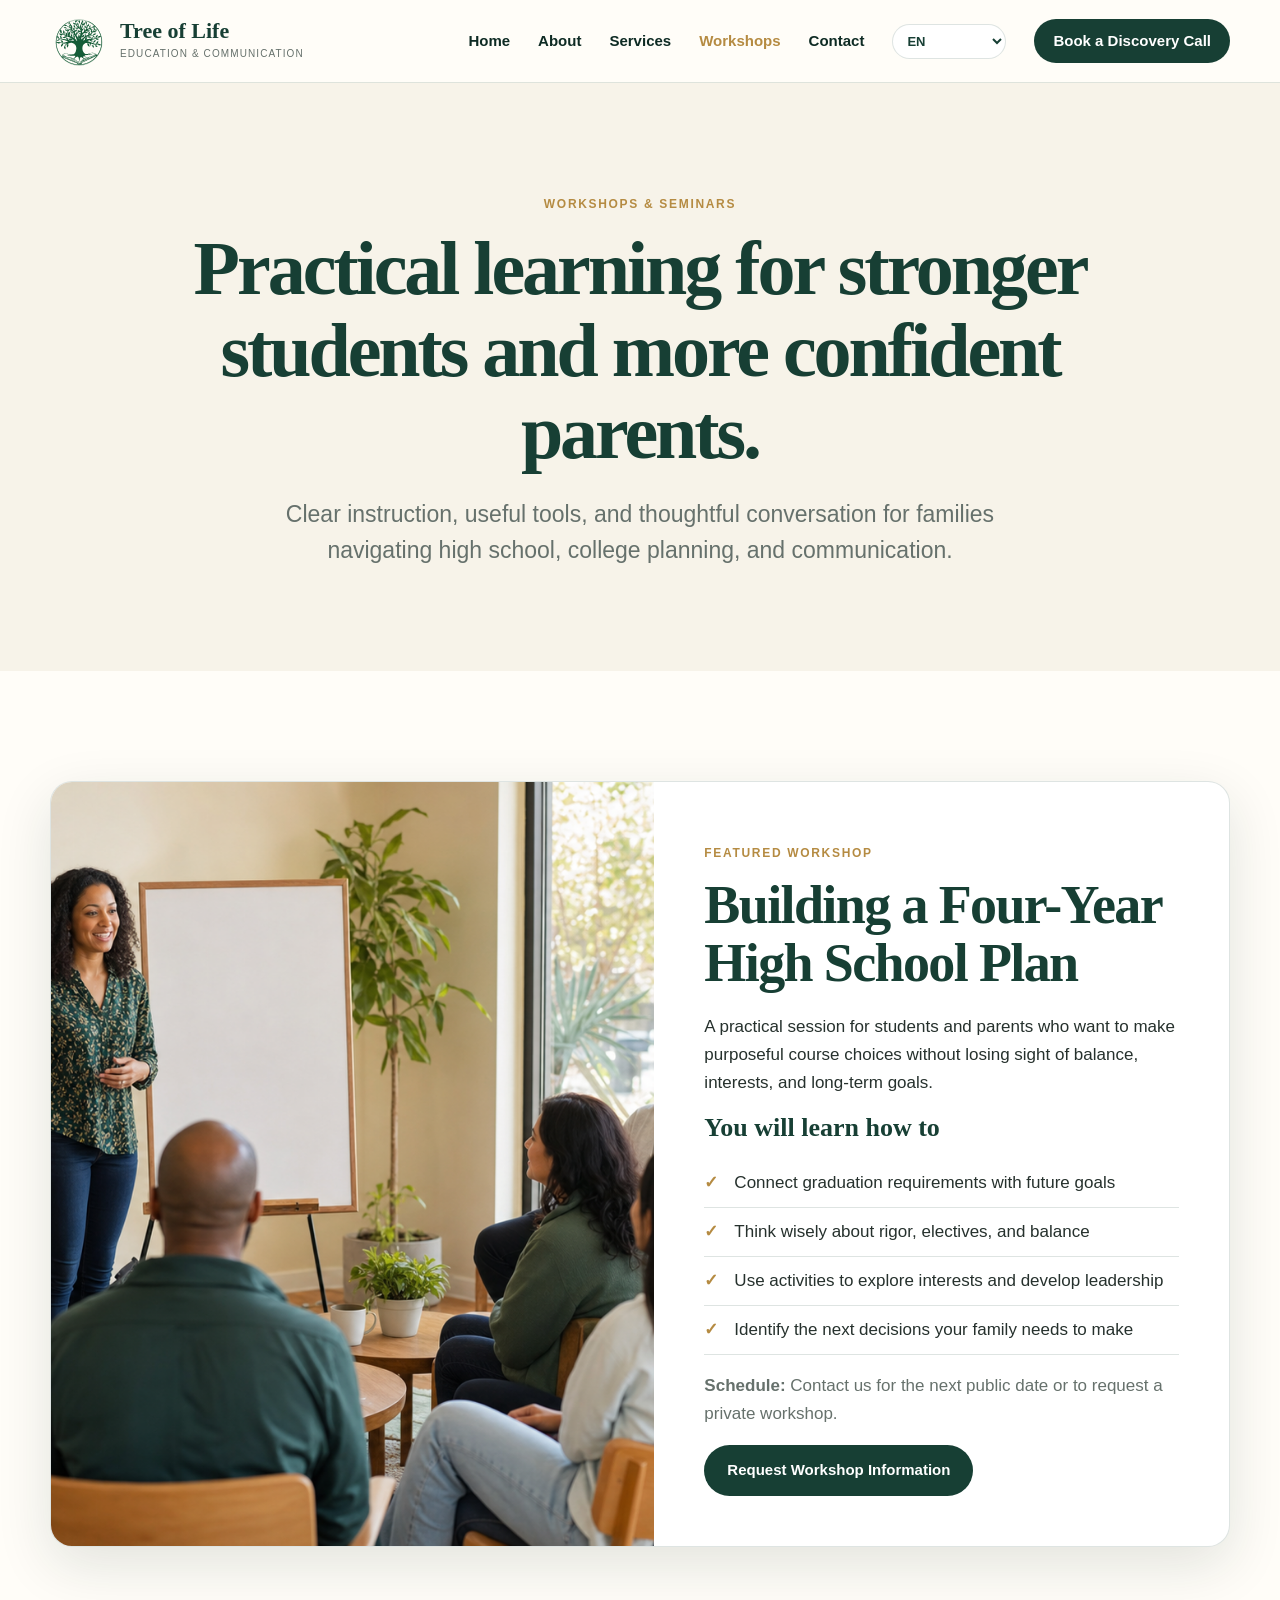
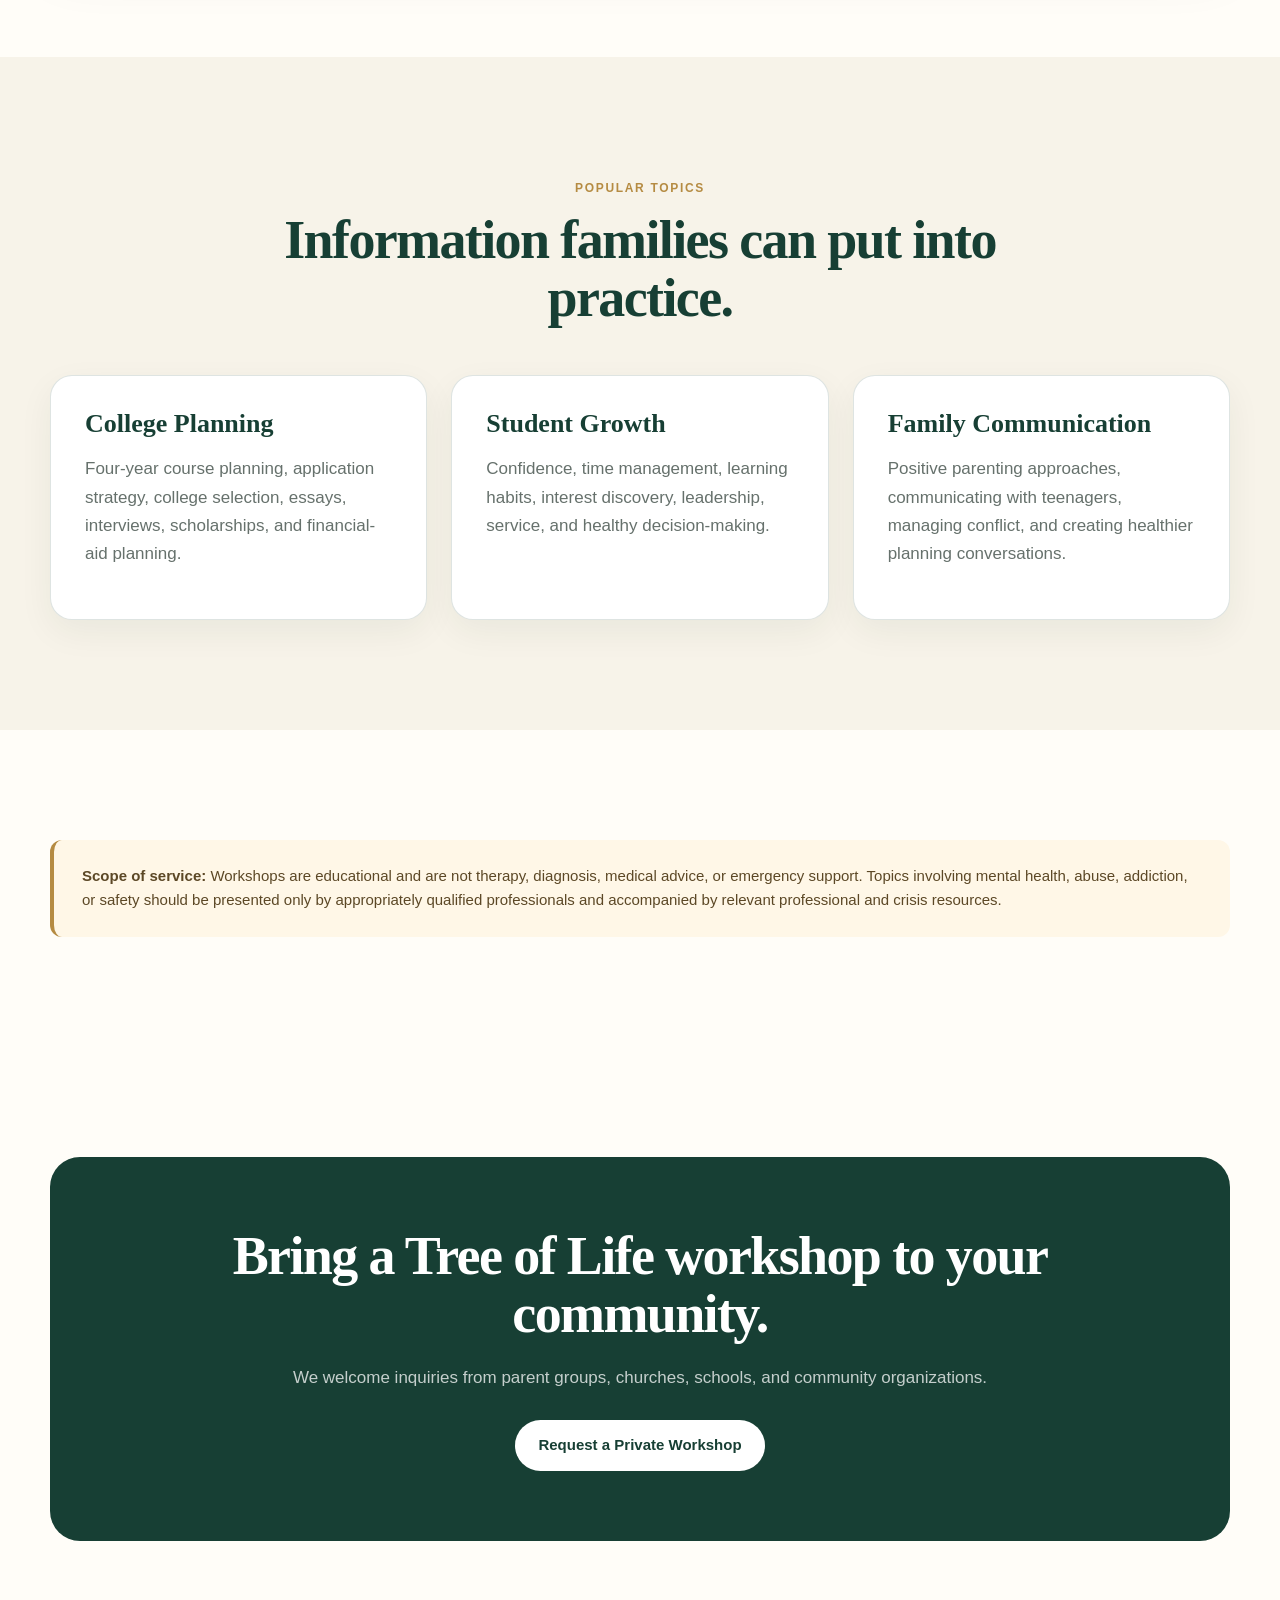
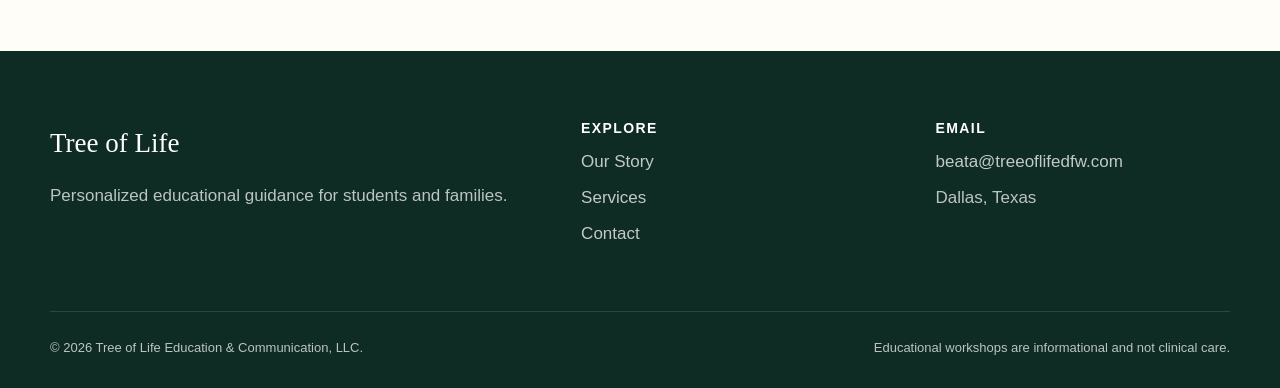
<file: workshops.html>
<!doctype html><html lang="en-US"><head><meta charset="utf-8"><meta name="viewport" content="width=device-width, initial-scale=1"><title>College Planning & Parent Workshops in Dallas | Tree of Life</title><meta name="description" content="Practical workshops for high school planning, college applications, student confidence, and family communication."><link rel="stylesheet" href="styles.css"><script src="script.js" defer></script></head><body>
<a class="skip-link" href="#main">Skip to content</a><header class="site-header"><div class="container nav-wrap"><a class="brand" href="index.html"><img class="brand-logo" src="assets/tree-of-life-logo.svg" alt="Tree of Life logo"><span class="brand-text"><strong>Tree of Life</strong><span>Education & Communication</span></span></a><button class="menu-button" aria-expanded="false" aria-controls="primary-nav" aria-label="Open navigation"><svg viewBox="0 0 24 24" fill="none" stroke="currentColor" stroke-width="1.8"><path d="M4 7h16M4 12h16M4 17h16"/></svg></button><nav class="nav-links" id="primary-nav"><a href="index.html">Home</a><a href="about.html">About</a><a href="services.html">Services</a><a href="workshops.html" aria-current="page">Workshops</a><a href="contact.html">Contact</a><div class="language-picker" data-no-i18n><label for="language-workshops">Language</label><select id="language-workshops" data-language-select aria-label="Language"><option value="en">EN</option><option value="zh-CN">简体中文</option><option value="zh-TW">繁體中文</option></select></div><a class="button small" href="contact.html">Book a Discovery Call</a></nav></div></header>
<main id="main"><section class="page-hero"><div class="container"><p class="eyebrow">Workshops & seminars</p><h1>Practical learning for stronger students and more confident parents.</h1><p class="lead">Clear instruction, useful tools, and thoughtful conversation for families navigating high school, college planning, and communication.</p></div></section>
<section class="section"><div class="container"><article class="workshop-card"><img src="assets/tree-of-life-parent-student-seminar.png" alt="Presenter leading an educational workshop for parents and high school students"><div class="workshop-content"><p class="eyebrow">Featured workshop</p><h2>Building a Four-Year High School Plan</h2><p>A practical session for students and parents who want to make purposeful course choices without losing sight of balance, interests, and long-term goals.</p><h3>You will learn how to</h3><ul class="content-list"><li>Connect graduation requirements with future goals</li><li>Think wisely about rigor, electives, and balance</li><li>Use activities to explore interests and develop leadership</li><li>Identify the next decisions your family needs to make</li></ul><p class="muted"><strong>Schedule:</strong> Contact us for the next public date or to request a private workshop.</p><a class="button" href="contact.html">Request Workshop Information</a></div></article></div></section>
<section class="section soft"><div class="container"><div class="section-intro center"><p class="eyebrow">Popular topics</p><h2>Information families can put into practice.</h2></div><div class="grid-3"><article class="service-card"><h3>College Planning</h3><p>Four-year course planning, application strategy, college selection, essays, interviews, scholarships, and financial-aid planning.</p></article><article class="service-card"><h3>Student Growth</h3><p>Confidence, time management, learning habits, interest discovery, leadership, service, and healthy decision-making.</p></article><article class="service-card"><h3>Family Communication</h3><p>Positive parenting approaches, communicating with teenagers, managing conflict, and creating healthier planning conversations.</p></article></div></div></section>
<section class="section"><div class="container"><div class="notice"><strong>Scope of service:</strong> Workshops are educational and are not therapy, diagnosis, medical advice, or emergency support. Topics involving mental health, abuse, addiction, or safety should be presented only by appropriately qualified professionals and accompanied by relevant professional and crisis resources.</div></div></section>
<section class="section"><div class="container"><div class="cta"><h2>Bring a Tree of Life workshop to your community.</h2><p>We welcome inquiries from parent groups, churches, schools, and community organizations.</p><div class="button-row"><a class="button light" href="contact.html">Request a Private Workshop</a></div></div></div></section></main>
<footer class="site-footer"><div class="container"><div class="footer-grid"><div><div class="footer-brand">Tree of Life</div><p>Personalized educational guidance for students and families.</p></div><div><h3>Explore</h3><a href="about.html">Our Story</a><a href="services.html">Services</a><a href="contact.html">Contact</a></div><div><h3>Email</h3><a href="mailto:beata@treeoflifedfw.com">beata@treeoflifedfw.com</a><span>Dallas, Texas</span></div></div><div class="footer-bottom"><span>© <span data-year></span> Tree of Life Education & Communication, LLC.</span><span>Educational workshops are informational and not clinical care.</span></div></div></footer></body></html>
</file>
<file: styles.css>
:root {
  --forest: #173f34;
  --forest-dark: #0e2b24;
  --sage: #7f9b84;
  --sage-light: #dce7dc;
  --cream: #f7f3e9;
  --paper: #fffdf8;
  --gold: #b58b42;
  --ink: #26312d;
  --muted: #66716c;
  --line: rgba(23, 63, 52, 0.14);
  --shadow: 0 18px 55px rgba(14, 43, 36, 0.12);
  --radius: 22px;
  --max: 1180px;
}

* { box-sizing: border-box; }
html { scroll-behavior: smooth; }
body {
  margin: 0;
  color: var(--ink);
  background: var(--paper);
  font-family: "Aptos", "Segoe UI", Arial, sans-serif;
  font-size: 17px;
  line-height: 1.65;
}
img { display: block; max-width: 100%; }
a { color: inherit; }
button, input, textarea, select { font: inherit; }
.container { width: min(calc(100% - 40px), var(--max)); margin-inline: auto; }
.skip-link { position: fixed; top: 8px; left: 8px; z-index: 999; padding: 10px 14px; background: white; color: var(--forest); transform: translateY(-150%); }
.skip-link:focus { transform: none; }

.site-header {
  position: sticky; top: 0; z-index: 50;
  background: rgba(255, 253, 248, 0.94);
  backdrop-filter: blur(16px);
  border-bottom: 1px solid var(--line);
}
.nav-wrap { height: 82px; display: flex; align-items: center; justify-content: space-between; gap: 24px; }
.brand { display: flex; align-items: center; gap: 12px; text-decoration: none; min-width: 200px; }
.brand-logo { width: 58px; height: 58px; flex: 0 0 58px; object-fit: contain; }
.brand-text strong { display: block; color: var(--forest); font-family: Georgia, serif; font-size: 22px; line-height: 1; }
.brand-text span { display: block; margin-top: 4px; color: var(--muted); font-size: 10px; letter-spacing: .11em; text-transform: uppercase; }
.nav-links { display: flex; align-items: center; gap: 28px; }
.nav-links a { color: var(--forest-dark); text-decoration: none; font-size: 15px; font-weight: 650; }
.nav-links a:hover, .nav-links a[aria-current="page"] { color: var(--gold); }
.language-picker { position: relative; display: flex; align-items: center; }
.language-picker label { position: absolute; width: 1px; height: 1px; overflow: hidden; clip: rect(0 0 0 0); }
.language-picker select { width: auto; min-width: 82px; padding: 8px 30px 8px 10px; border: 1px solid var(--line); border-radius: 999px; background: white; color: var(--forest); font-size: 13px; font-weight: 750; cursor: pointer; }
.menu-button { display: none; border: 0; background: none; color: var(--forest); padding: 8px; }
.menu-button svg { width: 30px; height: 30px; }

.button { display: inline-flex; align-items: center; justify-content: center; min-height: 50px; padding: 12px 22px; border: 1px solid transparent; border-radius: 999px; background: var(--forest); color: white !important; text-decoration: none; font-size: 15px; font-weight: 750; transition: .2s ease; cursor: pointer; }
.button:hover { background: var(--forest-dark); transform: translateY(-2px); }
.button.secondary { background: transparent; border-color: var(--forest); color: var(--forest) !important; }
.button.secondary:hover { background: var(--sage-light); }
.button.light { background: white; color: var(--forest) !important; }
.button.small { min-height: 42px; padding: 9px 18px; }
.button-row { display: flex; flex-wrap: wrap; gap: 12px; margin-top: 28px; }

.eyebrow { color: var(--gold); font-size: 12px; font-weight: 800; letter-spacing: .14em; text-transform: uppercase; }
h1, h2, h3 { color: var(--forest); font-family: Georgia, "Times New Roman", serif; line-height: 1.08; margin-top: 0; }
h1 { font-size: clamp(44px, 6vw, 76px); letter-spacing: -.04em; margin-bottom: 24px; }
h2 { font-size: clamp(34px, 4.5vw, 54px); letter-spacing: -.03em; margin-bottom: 20px; }
h3 { font-size: 26px; margin-bottom: 12px; }
.lead { color: var(--muted); font-size: clamp(19px, 2vw, 23px); line-height: 1.55; }
.section-intro { max-width: 760px; margin-bottom: 48px; }
.section-intro.center { margin-inline: auto; text-align: center; }
.muted { color: var(--muted); }

.hero { min-height: 720px; display: grid; align-items: center; position: relative; overflow: hidden; background: #e9efe7; }
.hero-image { position: absolute; inset: 0; width: 100%; height: 100%; object-fit: cover; object-position: center; }
.hero-overlay { position: absolute; inset: 0; background: linear-gradient(90deg, rgba(247,243,233,.98) 0%, rgba(247,243,233,.93) 40%, rgba(247,243,233,.25) 68%, rgba(247,243,233,.03) 100%); }
.hero-content { position: relative; z-index: 2; max-width: 660px; padding-block: 92px; }
.trust-line { display: flex; align-items: center; gap: 12px; margin-top: 34px; color: var(--forest); font-size: 14px; font-weight: 700; }
.trust-line::before { content: ""; width: 38px; height: 1px; background: var(--gold); }

.section { padding: 110px 0; }
.section.soft { background: var(--cream); }
.section.green { background: var(--forest); color: white; }
.section.green h2, .section.green h3, .section.green .eyebrow { color: white; }
.section.green .lead, .section.green .muted { color: rgba(255,255,255,.75); }
.grid-2 { display: grid; grid-template-columns: 1fr 1fr; gap: 72px; align-items: center; }
.grid-3 { display: grid; grid-template-columns: repeat(3, 1fr); gap: 24px; }
.image-card { border-radius: var(--radius); overflow: hidden; box-shadow: var(--shadow); }
.image-card img { width: 100%; aspect-ratio: 4 / 3; object-fit: cover; }
.service-card { border: 1px solid var(--line); border-radius: var(--radius); padding: 34px; background: white; box-shadow: 0 12px 35px rgba(14,43,36,.06); }
.service-card .number { display: grid; place-items: center; width: 38px; height: 38px; margin-bottom: 26px; border-radius: 50%; background: var(--sage-light); color: var(--forest); font-weight: 800; }
.service-card p { color: var(--muted); }
.text-link { color: var(--forest); font-weight: 800; text-decoration-color: var(--gold); text-underline-offset: 5px; }
.pill { display: inline-block; margin: 4px 4px 4px 0; padding: 7px 12px; border-radius: 999px; background: var(--sage-light); color: var(--forest); font-size: 13px; font-weight: 750; }

.stats { display: grid; grid-template-columns: repeat(3, 1fr); border-top: 1px solid rgba(255,255,255,.2); border-bottom: 1px solid rgba(255,255,255,.2); }
.stat { padding: 35px; text-align: center; border-right: 1px solid rgba(255,255,255,.2); }
.stat:last-child { border: 0; }
.stat strong { display: block; color: white; font-family: Georgia, serif; font-size: 42px; }
.stat span { color: rgba(255,255,255,.72); font-size: 14px; }
.steps { display: grid; grid-template-columns: repeat(4, 1fr); gap: 20px; counter-reset: step; }
.step { position: relative; padding: 30px 24px; border-top: 1px solid var(--line); }
.step::before { counter-increment: step; content: "0" counter(step); display: block; color: var(--gold); font-size: 13px; font-weight: 800; letter-spacing: .1em; margin-bottom: 18px; }
.step h3 { font-size: 22px; }
.step p { color: var(--muted); font-size: 15px; }
.quote { padding: 38px; border-left: 4px solid var(--gold); background: var(--cream); border-radius: 0 var(--radius) var(--radius) 0; }
.quote p { margin: 0; font-family: Georgia, serif; color: var(--forest); font-size: 24px; }

.page-hero { padding: 100px 0 80px; background: var(--cream); text-align: center; }
.page-hero h1 { max-width: 900px; margin-inline: auto; }
.page-hero .lead { max-width: 760px; margin-inline: auto; }
.content-list { padding: 0; list-style: none; }
.content-list li { position: relative; padding: 10px 0 10px 30px; border-bottom: 1px solid var(--line); }
.content-list li::before { content: "✓"; position: absolute; left: 0; color: var(--gold); font-weight: 900; }
.detail-card { padding: 46px; border-radius: var(--radius); background: white; border: 1px solid var(--line); }
.detail-card + .detail-card { margin-top: 28px; }
.notice { padding: 24px 28px; background: #fff7e7; border-left: 4px solid var(--gold); border-radius: 12px; color: #5c4826; font-size: 15px; }

.workshop-card { display: grid; grid-template-columns: 1.05fr 1fr; overflow: hidden; border: 1px solid var(--line); border-radius: var(--radius); background: white; box-shadow: var(--shadow); }
.workshop-card img { width: 100%; height: 100%; min-height: 430px; object-fit: cover; }
.workshop-content { padding: 50px; }

.contact-grid { display: grid; grid-template-columns: .8fr 1.2fr; gap: 60px; align-items: start; }
.contact-card { padding: 36px; background: var(--forest); color: white; border-radius: var(--radius); }
.contact-card h2, .contact-card a { color: white; }
.form { display: grid; grid-template-columns: 1fr 1fr; gap: 20px; }
.field { display: grid; gap: 7px; }
.field.full { grid-column: 1 / -1; }
label { color: var(--forest); font-size: 14px; font-weight: 750; }
input, textarea, select { width: 100%; padding: 14px 15px; border: 1px solid #bdc9c1; border-radius: 10px; background: white; color: var(--ink); }
textarea { min-height: 150px; resize: vertical; }
input:focus, textarea:focus, select:focus { outline: 3px solid rgba(181,139,66,.3); border-color: var(--gold); }
.form-note { grid-column: 1 / -1; color: var(--muted); font-size: 13px; }

.cta { padding: 70px; border-radius: 30px; background: var(--forest); color: white; text-align: center; }
.cta h2 { color: white; }
.cta p { max-width: 700px; margin-inline: auto; color: rgba(255,255,255,.75); }
.cta .button-row { justify-content: center; }

.site-footer { padding: 70px 0 30px; background: var(--forest-dark); color: rgba(255,255,255,.72); }
.footer-grid { display: grid; grid-template-columns: 1.6fr 1fr 1fr; gap: 60px; }
.footer-brand { color: white; font-family: Georgia, serif; font-size: 27px; }
.site-footer h3 { color: white; font-family: inherit; font-size: 14px; letter-spacing: .1em; text-transform: uppercase; }
.site-footer a { display: block; width: fit-content; color: rgba(255,255,255,.75); text-decoration: none; margin: 8px 0; }
.site-footer a:hover { color: white; }
.footer-bottom { display: flex; justify-content: space-between; gap: 30px; margin-top: 55px; padding-top: 25px; border-top: 1px solid rgba(255,255,255,.13); font-size: 13px; }

@media (max-width: 900px) {
  body { font-size: 16px; }
  .menu-button { display: block; }
  .nav-links { display: none; position: absolute; top: 82px; left: 0; right: 0; padding: 24px 20px 30px; background: var(--paper); border-bottom: 1px solid var(--line); box-shadow: var(--shadow); flex-direction: column; align-items: stretch; gap: 8px; }
  .nav-links.open { display: flex; }
  .nav-links a { padding: 10px 0; }
  .language-picker { margin: 8px 0; }
  .language-picker select { width: 100%; min-height: 44px; }
  .nav-links .button { margin-top: 8px; }
  .hero { min-height: auto; padding-top: 420px; background: var(--cream); }
  .hero-image { height: 430px; object-position: 67% center; }
  .hero-overlay { background: linear-gradient(0deg, var(--cream) 0%, rgba(247,243,233,.1) 28%, rgba(247,243,233,0) 100%); height: 470px; }
  .hero-content { padding: 52px 0 80px; max-width: none; }
  .grid-2, .contact-grid, .workshop-card { grid-template-columns: 1fr; gap: 40px; }
  .grid-3 { grid-template-columns: 1fr; }
  .steps { grid-template-columns: 1fr 1fr; }
  .workshop-card img { min-height: 320px; }
  .footer-grid { grid-template-columns: 1fr 1fr; }
  .footer-grid > :first-child { grid-column: 1 / -1; }
}

@media (max-width: 620px) {
  .container { width: min(calc(100% - 28px), var(--max)); }
  .brand-text span { display: none; }
  .brand-logo { width: 48px; height: 48px; flex-basis: 48px; }
  .brand-text strong { font-size: 20px; }
  .nav-wrap { height: 72px; }
  .nav-links { top: 72px; }
  .hero { padding-top: 320px; }
  .hero-image { height: 335px; }
  .hero-overlay { height: 370px; }
  .hero-content { padding-top: 38px; }
  h1 { font-size: 43px; }
  h2 { font-size: 35px; }
  .section { padding: 78px 0; }
  .service-card, .detail-card, .workshop-content { padding: 28px; }
  .steps, .stats, .form { grid-template-columns: 1fr; }
  .stat { border-right: 0; border-bottom: 1px solid rgba(255,255,255,.2); }
  .stat:last-child { border-bottom: 0; }
  .field { grid-column: 1 / -1; }
  .cta { padding: 48px 24px; }
  .footer-grid, .footer-bottom { grid-template-columns: 1fr; display: grid; }
}

@media (prefers-reduced-motion: reduce) {
  * { scroll-behavior: auto !important; transition: none !important; }
}
</file>
